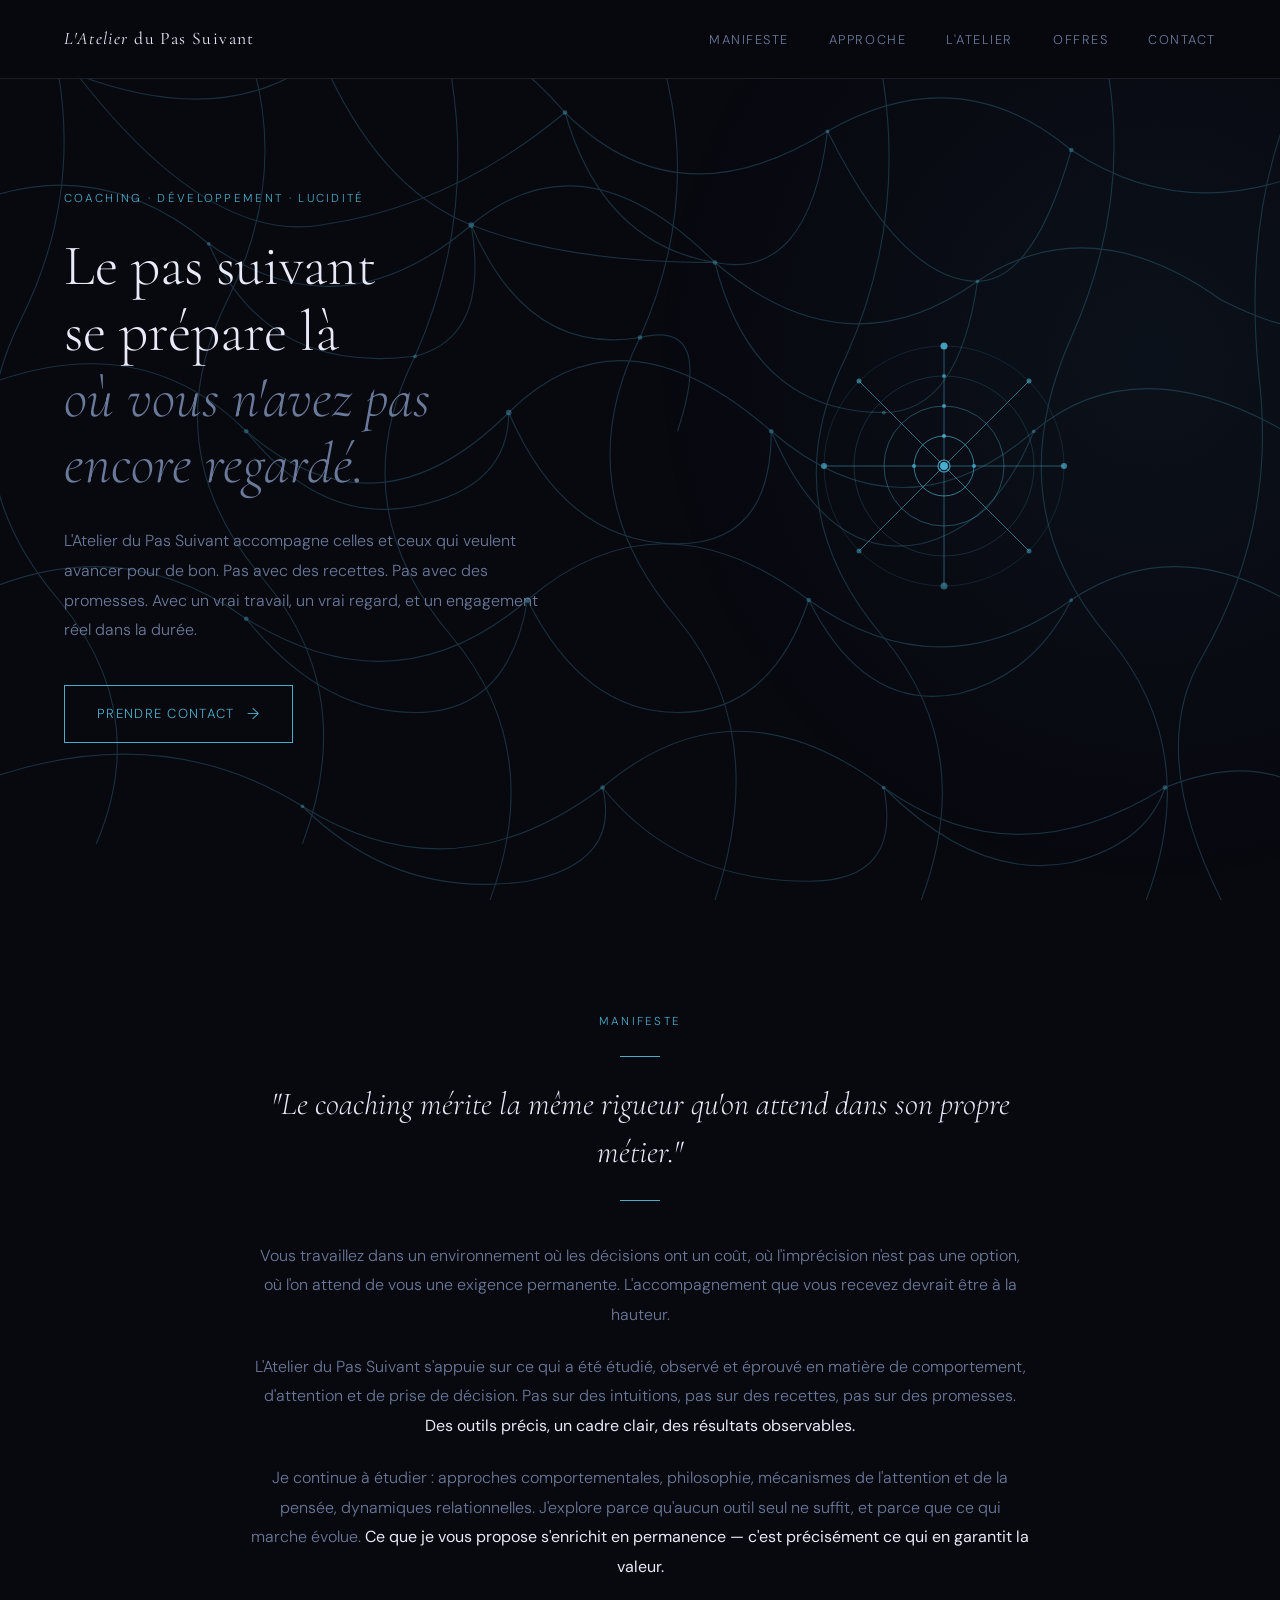
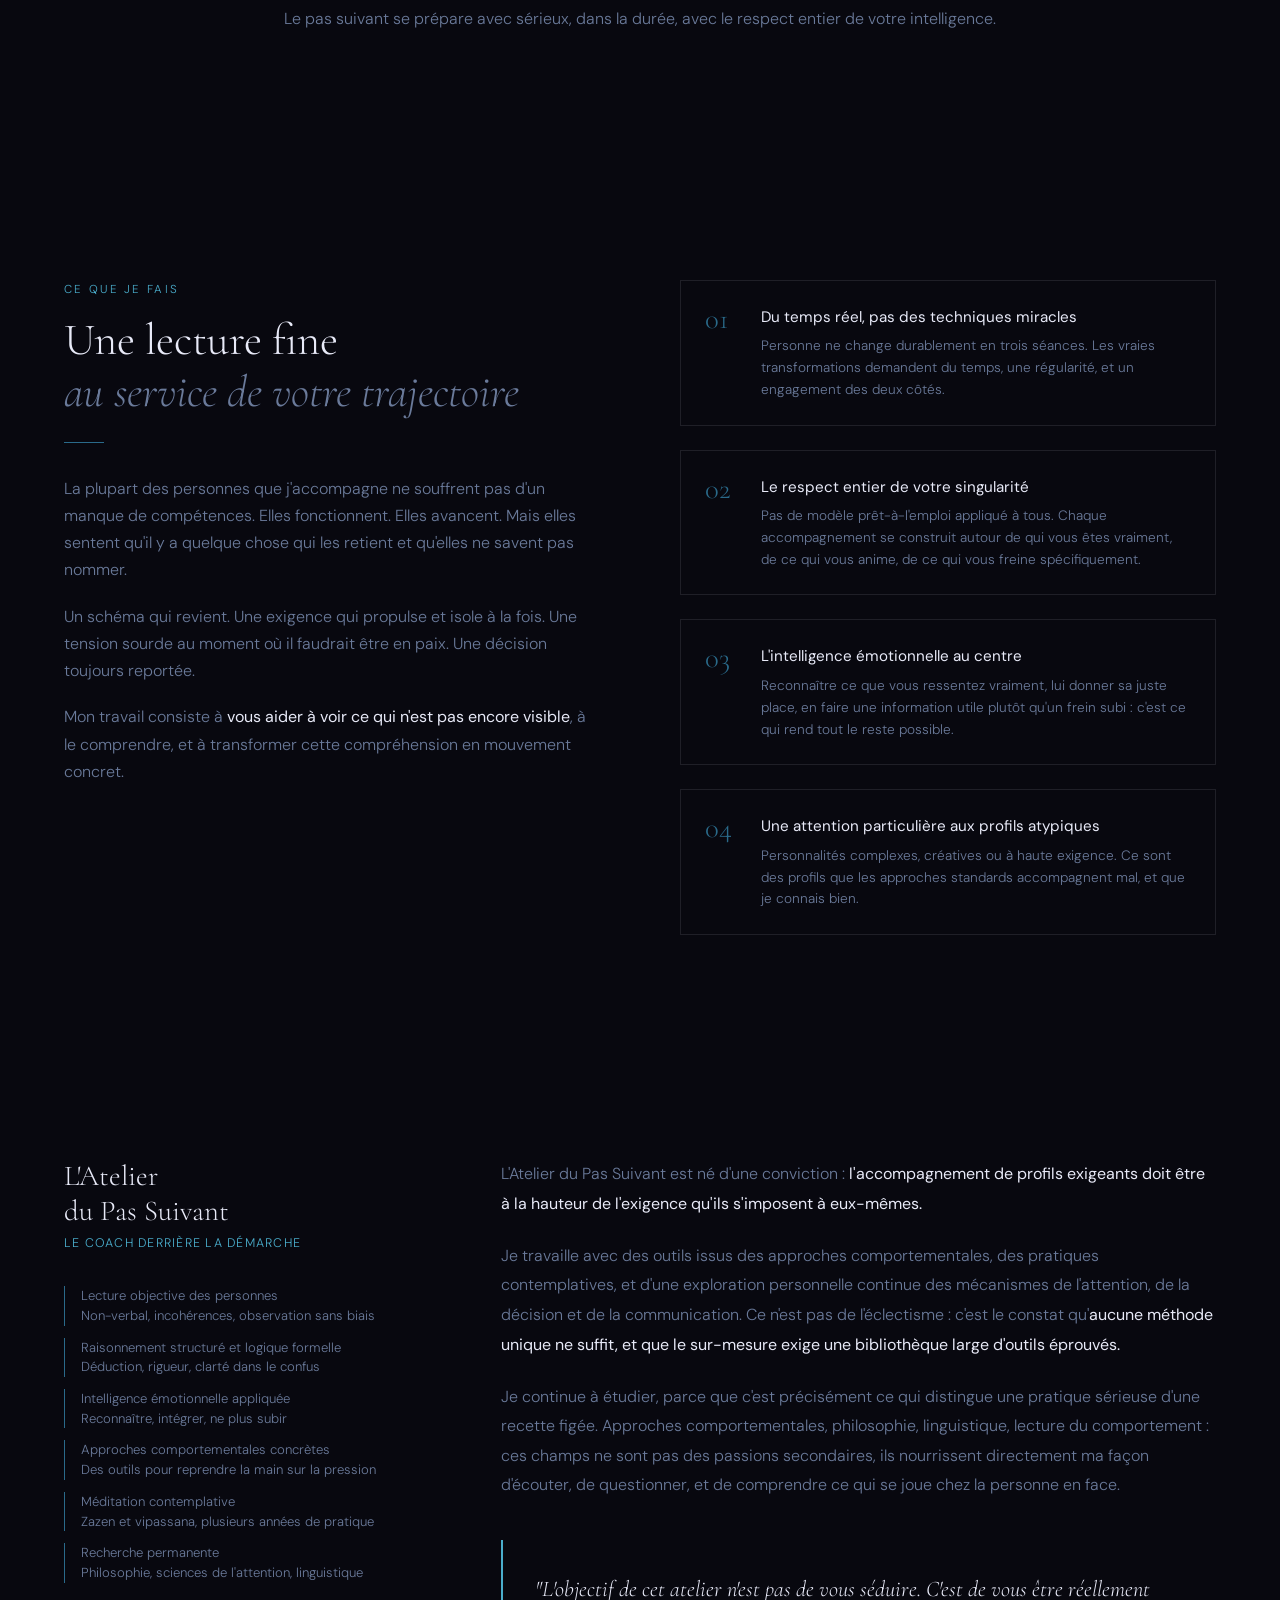
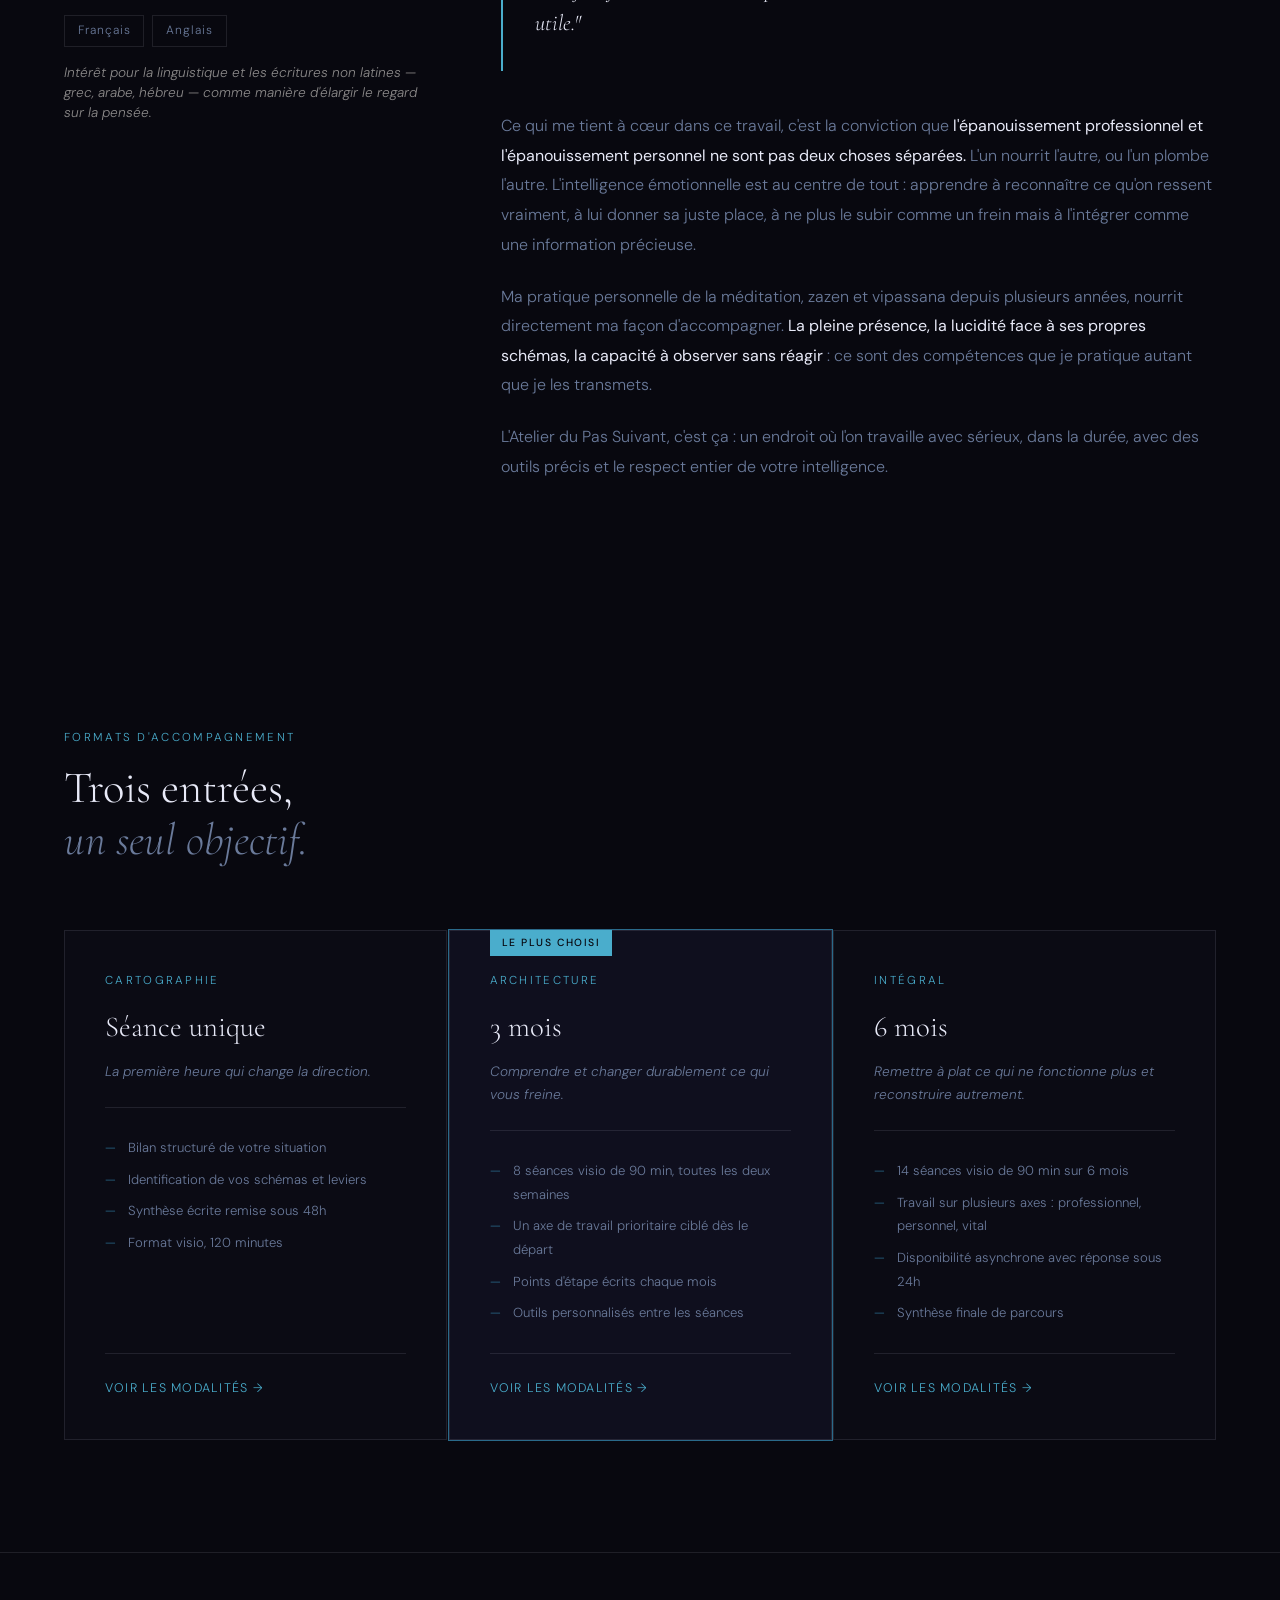
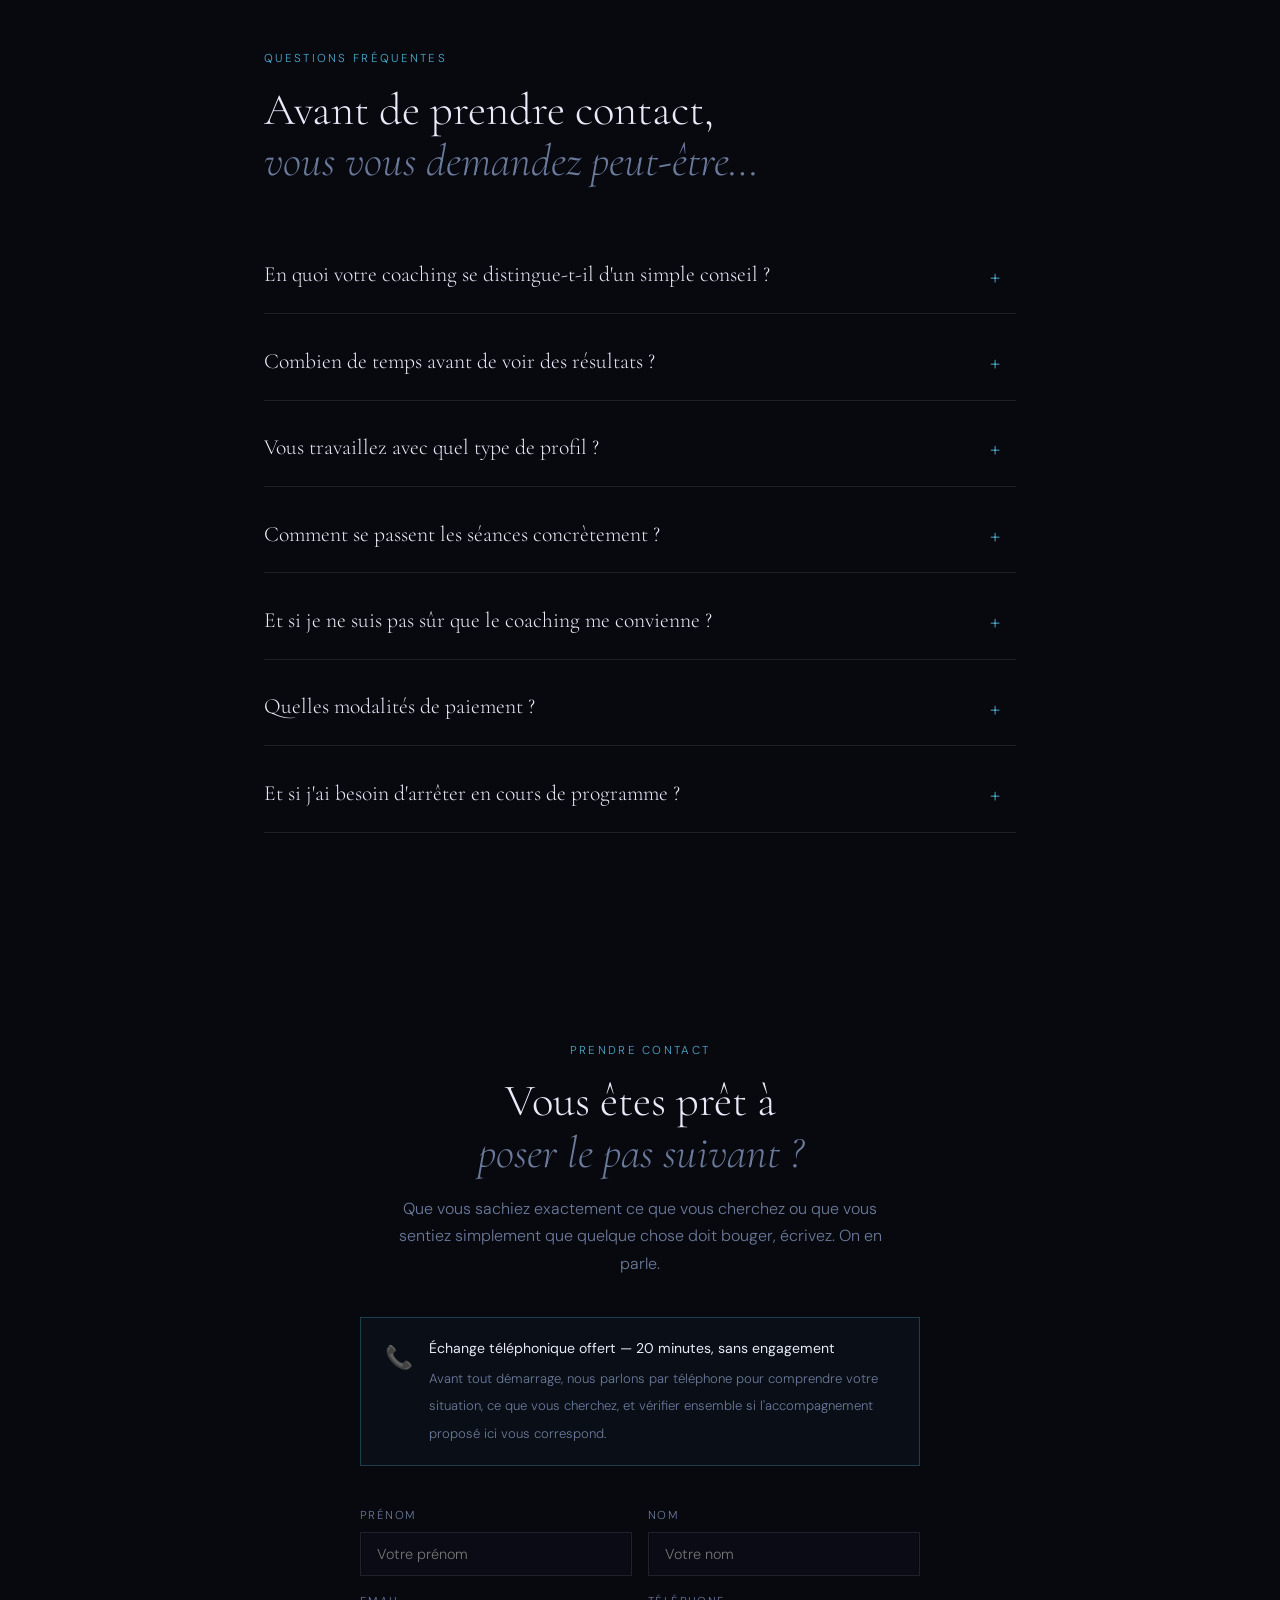
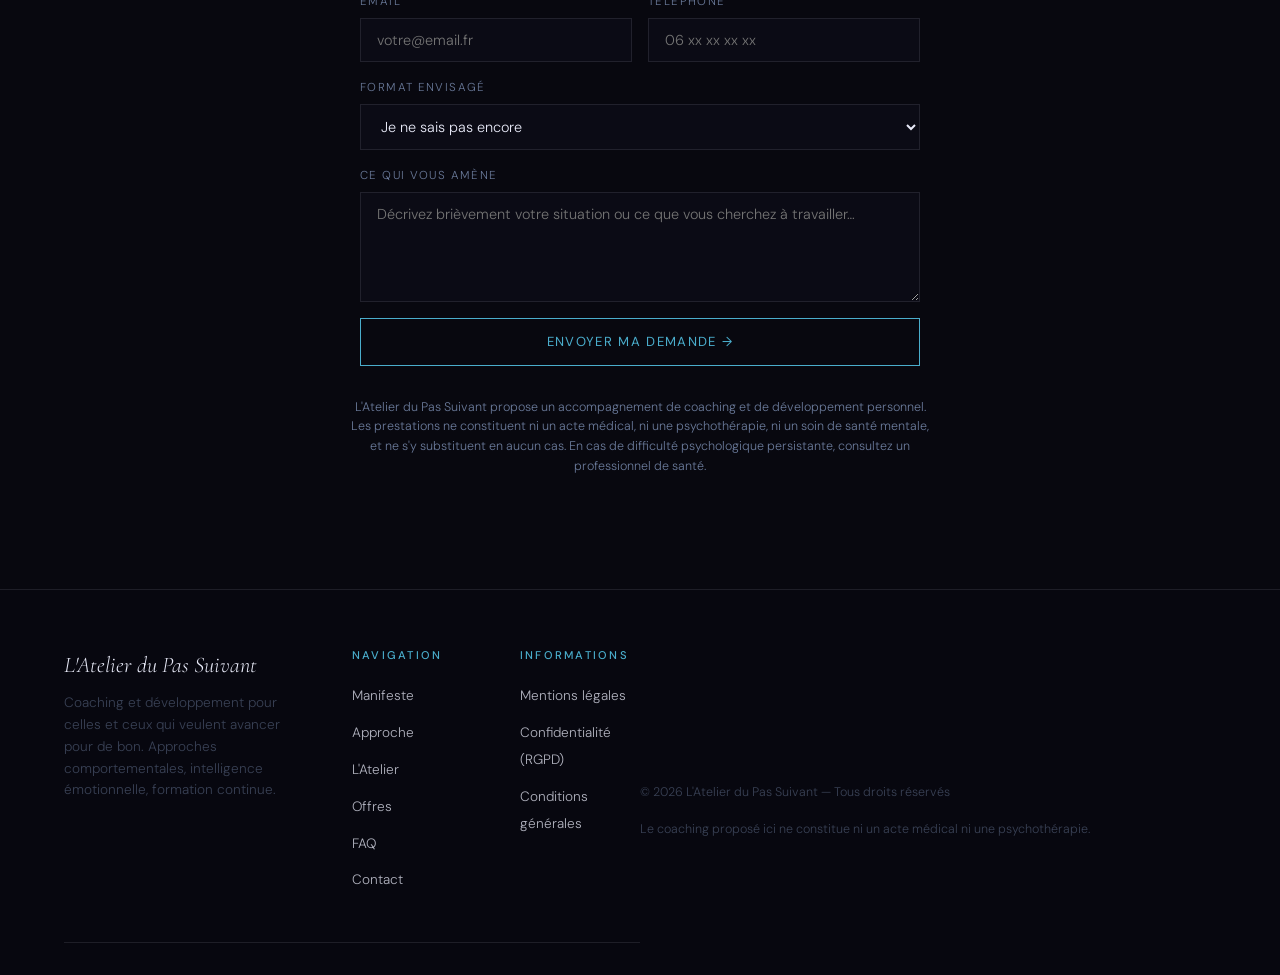
<file: index.html>
<!DOCTYPE html>
<html lang="fr">
<head>
<meta charset="UTF-8">
<meta name="viewport" content="width=device-width, initial-scale=1.0">
<meta name="google-site-verification" content="h9Bt3n3tCiEz8jQKOChytx7BB4w2GByHkAhukx6P0zg">
<script async src="https://www.googletagmanager.com/gtag/js?id=G-FEMMTYX44P"></script>
<script>window.dataLayer=window.dataLayer||[];function gtag(){dataLayer.push(arguments);}gtag('js',new Date());gtag('config','G-FEMMTYX44P');</script>
<title>L'Atelier du Pas Suivant — Coaching & Développement</title>
<meta name="description" content="L'Atelier du Pas Suivant accompagne cadres, dirigeants et professionnels exigeants dans leur développement. Sans recettes ni promesses faciles. Un vrai travail dans la durée.">
<meta name="keywords" content="coaching, développement personnel, performance, dirigeants, cadres, coaching en ligne, mentorat">
<meta name="robots" content="index, follow">
<link rel="canonical" href="https://atelier-du-pas-suivant.fr">
<meta property="og:type" content="website">
<meta property="og:url" content="https://atelier-du-pas-suivant.fr">
<meta property="og:title" content="L'Atelier du Pas Suivant">
<meta property="og:description" content="Coaching et développement sans recettes ni promesses faciles. Un vrai travail dans la durée.">
<meta property="og:locale" content="fr_FR">
<link rel="preconnect" href="https://fonts.googleapis.com">
<link href="https://fonts.googleapis.com/css2?family=Cormorant+Garamond:ital,wght@0,300;0,400;0,600;1,300;1,400&family=DM+Sans:wght@300;400;500&display=swap" rel="stylesheet">
<style>
*,*::before,*::after{box-sizing:border-box;margin:0;padding:0}
:root{
  --bg:#08080F;--bg2:#0E0E1A;--bg3:#141428;
  --cream:#E8EAF8;--cream-dim:#6A7A9A;
  --gold:#4AADCC;--gold-dim:#2A6A8A;
  --border:rgba(232,234,248,0.1);--border-gold:rgba(74,173,204,0.3)
}
html{scroll-behavior:smooth;background:#08080F !important}
body{background:#08080F !important;color:var(--cream);font-family:'DM Sans',sans-serif;font-weight:300;font-size:16px;line-height:1.7;-webkit-font-smoothing:antialiased}
.neural-bg{position:fixed;top:0;left:0;width:100vw;height:100vh;pointer-events:none;z-index:0;background:transparent !important}
nav,section,footer{position:relative;z-index:1;background:transparent}
.modal-overlay{position:fixed;z-index:1000}

nav{position:fixed;top:0;left:0;right:0;z-index:100;display:flex;align-items:center;justify-content:space-between;padding:1.5rem 4rem;background:rgba(8,8,15,0.92);backdrop-filter:blur(12px);border-bottom:0.5px solid var(--border)}
.nav-logo{font-family:'Cormorant Garamond',serif;font-size:1.1rem;font-weight:400;letter-spacing:0.08em;color:var(--cream);text-decoration:none;font-style:italic}
.nav-logo strong{font-style:normal;font-weight:400}
.nav-links{display:flex;gap:2.5rem;list-style:none}
.nav-links a{font-size:0.8rem;letter-spacing:0.12em;text-transform:uppercase;color:var(--cream-dim);text-decoration:none;transition:color 0.2s}
.nav-links a:hover{color:var(--cream)}

.hero{min-height:100vh;display:flex;align-items:center;padding:8rem 4rem 6rem;position:relative;overflow:hidden}
.hero::before{content:'';position:absolute;top:0;right:0;width:50%;height:100%;background:radial-gradient(ellipse at 80% 40%,rgba(74,173,204,0.06) 0%,transparent 70%);pointer-events:none}
.hero-grid{display:grid;grid-template-columns:1fr 1fr;gap:4rem;max-width:1200px;margin:0 auto;width:100%}
.hero-left{display:flex;flex-direction:column;justify-content:center}
.hero-tag{font-size:0.72rem;letter-spacing:0.2em;text-transform:uppercase;color:var(--gold);margin-bottom:1.5rem}
.hero-title{font-family:'Cormorant Garamond',serif;font-size:clamp(2.6rem,4.5vw,3.8rem);font-weight:300;line-height:1.15;color:var(--cream);margin-bottom:1.8rem}
.hero-title em{font-style:italic;font-weight:300;color:var(--cream-dim)}
.hero-sub{font-size:1rem;color:var(--cream-dim);max-width:480px;margin-bottom:2.5rem;line-height:1.85}
.hero-cta{display:inline-flex;align-items:center;gap:0.75rem;padding:0.9rem 2rem;border:0.5px solid var(--gold);color:var(--gold);text-decoration:none;font-size:0.82rem;letter-spacing:0.1em;text-transform:uppercase;transition:all 0.25s;align-self:flex-start}
.hero-cta:hover{background:var(--gold);color:var(--bg)}
.hero-cta-arrow{font-size:1rem;transition:transform 0.2s}
.hero-cta:hover .hero-cta-arrow{transform:translateX(4px)}

section{padding:7rem 4rem}
.container{max-width:1200px;margin:0 auto}
.section-tag{font-size:0.72rem;letter-spacing:0.2em;text-transform:uppercase;color:var(--gold);margin-bottom:1rem;display:block}
.section-title{font-family:'Cormorant Garamond',serif;font-size:clamp(2rem,3.5vw,3rem);font-weight:300;line-height:1.15;color:var(--cream);margin-bottom:1.5rem}
.section-title em{font-style:italic;color:var(--cream-dim)}
.sep{width:40px;height:0.5px;background:var(--gold-dim);margin:0 0 2rem}

/* MANIFESTE (différenciateur charlatan) */
.manifeste{padding:7rem 4rem}
.manifeste-container{max-width:780px;margin:0 auto;text-align:center}
.manifeste-quote{
  font-family:'Cormorant Garamond',serif;
  font-size:clamp(1.6rem,2.5vw,2.1rem);
  font-style:italic;
  line-height:1.5;
  color:var(--cream);
  margin-bottom:2.5rem;
  padding:0 1rem;
}
.manifeste-quote::before, .manifeste-quote::after{
  content:'';
  display:block;
  width:40px;
  height:0.5px;
  background:var(--gold);
  margin:1.5rem auto;
}
.manifeste-text{
  font-size:1rem;
  color:var(--cream-dim);
  line-height:1.85;
  margin-bottom:1.4rem;
}
.manifeste-text strong{color:var(--cream);font-weight:400}

.approche-grid{display:grid;grid-template-columns:1fr 1fr;gap:5rem;align-items:start}
.approche-text p{color:var(--cream-dim);margin-bottom:1.2rem;font-size:1rem}
.approche-text p strong{color:var(--cream);font-weight:400}
.pillars{display:flex;flex-direction:column;gap:1.5rem}
.pillar{display:flex;gap:1.5rem;padding:1.5rem;border:0.5px solid var(--border)}
.pillar-num{font-family:'Cormorant Garamond',serif;font-size:1.8rem;font-weight:300;color:var(--gold-dim);min-width:2rem;line-height:1}
.pillar-content h4{font-weight:400;font-size:0.95rem;color:var(--cream);margin-bottom:0.3rem}
.pillar-content p{font-size:0.85rem;color:var(--cream-dim);line-height:1.6}

.offres-grid{display:grid;grid-template-columns:repeat(3,1fr);gap:1.5px;margin-top:4rem}
.offre{background:rgba(14,14,26,0.5);padding:2.5rem;position:relative;display:flex;flex-direction:column;transition:background 0.3s;cursor:pointer;border:0.5px solid var(--border)}
.offre:hover{background:rgba(20,20,40,0.7)}
.offre.featured{background:rgba(20,20,40,0.6);outline:0.5px solid var(--gold-dim)}
.offre-badge{position:absolute;top:-1px;left:2.5rem;background:var(--gold);color:var(--bg);font-size:0.65rem;letter-spacing:0.15em;text-transform:uppercase;padding:0.25rem 0.75rem;font-weight:500}
.offre-name{font-size:0.72rem;letter-spacing:0.2em;text-transform:uppercase;color:var(--gold);margin-bottom:0.75rem}
.offre-title{font-family:'Cormorant Garamond',serif;font-size:1.8rem;font-weight:300;color:var(--cream);margin-bottom:0.5rem}
.offre-tagline{font-size:0.85rem;color:var(--cream-dim);font-style:italic;margin-bottom:1.5rem;padding-bottom:1.5rem;border-bottom:0.5px solid var(--border)}
.offre-details{font-size:0.82rem;color:var(--cream-dim);margin-bottom:1.5rem;line-height:1.8;flex:1}
.offre-details li{list-style:none;padding:0.25rem 0;display:flex;gap:0.75rem;align-items:flex-start}
.offre-details li::before{content:'—';color:var(--gold-dim);flex-shrink:0}
.offre-discover{margin-top:auto;font-size:0.78rem;letter-spacing:0.1em;text-transform:uppercase;color:var(--gold);display:flex;align-items:center;gap:0.5rem;padding-top:1.5rem;border-top:0.5px solid var(--border)}

.modal-overlay{display:none;position:fixed;top:0;left:0;right:0;bottom:0;background:rgba(8,8,15,0.88);backdrop-filter:blur(8px);z-index:1000;align-items:center;justify-content:center;padding:2rem;overflow-y:auto}
.modal-overlay.open{display:flex}
.modal{background:var(--bg2);border:0.5px solid var(--border-gold);max-width:580px;width:100%;padding:3rem;position:relative;animation:modalIn 0.25s ease;margin:auto}
@keyframes modalIn{from{opacity:0;transform:translateY(16px)}to{opacity:1;transform:translateY(0)}}
.modal-close{position:absolute;top:1.2rem;right:1.5rem;background:none;border:none;color:var(--cream-dim);font-size:1.4rem;cursor:pointer;line-height:1;transition:color 0.2s}
.modal-close:hover{color:var(--cream)}
.modal-tag{font-size:0.7rem;letter-spacing:0.2em;text-transform:uppercase;color:var(--gold);margin-bottom:0.5rem;display:block}
.modal-title{font-family:'Cormorant Garamond',serif;font-size:2rem;font-weight:300;color:var(--cream);margin-bottom:0.4rem}
.modal-tagline{font-size:0.88rem;color:var(--cream-dim);font-style:italic;margin-bottom:1.5rem;padding-bottom:1.5rem;border-bottom:0.5px solid var(--border)}
.modal-desc{font-size:0.9rem;color:var(--cream-dim);line-height:1.8;margin-bottom:1.5rem}
.modal-details{margin-bottom:1.5rem}
.modal-details li{list-style:none;padding:0.3rem 0;font-size:0.85rem;color:var(--cream-dim);display:flex;gap:0.75rem}
.modal-details li::before{content:'—';color:var(--gold);flex-shrink:0}
.modal-price-block{padding:1.5rem;border:0.5px solid var(--border-gold);background:rgba(74,173,204,0.04);margin-bottom:1.5rem}
.modal-price{font-family:'Cormorant Garamond',serif;font-size:2.4rem;font-weight:300;color:var(--cream);display:block;margin-bottom:0.3rem}
.modal-price-sub{font-size:0.8rem;color:var(--cream-dim);margin-bottom:1rem;display:block}
.modal-payment{font-size:0.82rem;color:var(--cream-dim);line-height:1.7}
.modal-payment strong{color:var(--cream);font-weight:400}
.modal-cta{display:block;text-align:center;padding:0.9rem 2rem;border:0.5px solid var(--gold);color:var(--gold);text-decoration:none;font-size:0.82rem;letter-spacing:0.1em;text-transform:uppercase;transition:all 0.25s}
.modal-cta:hover{background:var(--gold);color:var(--bg)}

.about-grid{display:grid;grid-template-columns:1fr 2fr;gap:5rem;align-items:start}
.about-left{position:sticky;top:8rem}
.about-name{font-family:'Cormorant Garamond',serif;font-size:1.8rem;font-weight:300;color:var(--cream);margin-bottom:0.3rem;line-height:1.2}
.about-role{font-size:0.78rem;color:var(--gold);letter-spacing:0.1em;text-transform:uppercase;margin-bottom:2rem}
.about-credentials{display:flex;flex-direction:column;gap:0.75rem}
.credential{font-size:0.82rem;color:var(--cream-dim);padding-left:1rem;border-left:1px solid var(--gold-dim);line-height:1.5}
.about-right p{color:var(--cream-dim);margin-bottom:1.4rem;font-size:1rem;line-height:1.85}
.about-right p strong{color:var(--cream);font-weight:400}
.quote{font-family:'Cormorant Garamond',serif;font-size:1.4rem;font-weight:300;font-style:italic;color:var(--cream);line-height:1.5;padding:2rem;border-left:2px solid var(--gold);margin:2.5rem 0}
.langs{display:flex;flex-wrap:wrap;gap:0.5rem;margin-top:2rem}
.lang-tag{font-size:0.75rem;letter-spacing:0.08em;padding:0.3rem 0.8rem;border:0.5px solid var(--border);color:var(--cream-dim)}

.contact{text-align:center}
.contact .section-title{margin-bottom:1rem}
.contact-sub{color:var(--cream-dim);font-size:1rem;max-width:520px;margin:0 auto 2.5rem}
.contact-disclaimer{font-size:0.78rem;color:var(--cream-dim);opacity:0.6;max-width:580px;margin:2rem auto 0;line-height:1.6}
.free-call-banner{max-width:560px;margin:0 auto 2rem;padding:1.2rem 1.5rem;border:0.5px solid var(--border-gold);background:rgba(74,173,204,0.04);display:flex;gap:1rem;align-items:flex-start;text-align:left}
.free-call-icon{font-size:1.4rem;flex-shrink:0;margin-top:0.1rem}
.free-call-text strong{display:block;font-size:0.88rem;color:var(--cream);font-weight:400;margin-bottom:0.2rem}
.free-call-text span{font-size:0.82rem;color:var(--cream-dim)}
.contact-form{max-width:560px;margin:2.5rem auto 0;text-align:left}
.form-grid{display:grid;grid-template-columns:1fr 1fr;gap:1rem;margin-bottom:1rem}
.form-field{display:flex;flex-direction:column;gap:0.4rem}
.form-field.full{grid-column:1/-1}
.form-field label{font-size:0.72rem;letter-spacing:0.12em;text-transform:uppercase;color:var(--cream-dim)}
.form-field input,.form-field textarea,.form-field select{background:rgba(14,14,26,0.6);border:0.5px solid var(--border);color:var(--cream);font-family:'DM Sans',sans-serif;font-size:0.9rem;font-weight:300;padding:0.75rem 1rem;outline:none;transition:border-color 0.2s;width:100%}
.form-field input:focus,.form-field textarea:focus,.form-field select:focus{border-color:var(--gold)}
.form-field textarea{resize:vertical;min-height:110px}
.form-field select option{background:var(--bg2);color:var(--cream)}
.form-submit{display:flex;align-items:center;justify-content:center;gap:0.75rem;padding:0.9rem 2rem;border:0.5px solid var(--gold);background:transparent;color:var(--gold);font-family:'DM Sans',sans-serif;font-size:0.82rem;letter-spacing:0.1em;text-transform:uppercase;cursor:pointer;transition:all 0.25s;margin-top:1rem;width:100%}
.form-submit:hover{background:var(--gold);color:var(--bg)}
.form-success{display:none;text-align:center;padding:2rem;border:0.5px solid var(--gold-dim);color:var(--cream-dim);font-size:0.9rem;margin-top:1rem}

footer{padding:2rem 4rem;border-top:0.5px solid var(--border);display:flex;justify-content:space-between;align-items:center}
footer p{font-size:0.78rem;color:var(--cream-dim);opacity:0.5}

@media(max-width:900px){
  nav{padding:1.2rem 1.5rem}
  .nav-links{display:none}
  .nav-logo{font-size:0.95rem}
  section{padding:5rem 2rem}
  .hero{padding:7rem 2rem 5rem}
  .manifeste{padding:5rem 2rem}
  .hero-grid,.approche-grid,.about-grid{grid-template-columns:1fr;gap:3rem}
  .offres-grid{grid-template-columns:1fr}
  .about-left{position:static}
  footer{flex-direction:column;gap:1rem;text-align:center}
  .modal{padding:2rem}
}
.fade-in{opacity:0;transform:translateY(20px);transition:opacity 0.7s ease,transform 0.7s ease}
.fade-in.visible{opacity:1;transform:translateY(0)}

/* FAQ */
.faq-list{display:flex;flex-direction:column;gap:0.5rem}
.faq-item{border-bottom:0.5px solid var(--border);padding:1.3rem 0;transition:border-color 0.2s}
.faq-item:hover{border-bottom-color:var(--border-gold)}
.faq-item summary{cursor:pointer;font-family:'Cormorant Garamond',serif;font-size:1.35rem;font-weight:300;color:var(--cream);list-style:none;display:flex;justify-content:space-between;align-items:center;line-height:1.4;padding-right:1rem}
.faq-item summary::-webkit-details-marker{display:none}
.faq-item summary::after{content:"+";font-size:1.6rem;color:var(--gold);font-weight:300;transition:transform 0.25s;flex-shrink:0;margin-left:1rem}
.faq-item[open] summary::after{transform:rotate(45deg)}
.faq-item[open] summary{color:var(--gold);margin-bottom:0.8rem}
.faq-answer{padding:0.5rem 0 0.3rem;color:var(--cream);opacity:0.85}
.faq-answer p{margin-bottom:0.9rem;font-size:0.95rem;line-height:1.7}
.faq-answer p:last-child{margin-bottom:0}

/* FOOTER ENRICHED */
footer{padding:3.5rem 4rem 2rem;border-top:0.5px solid var(--border);background:rgba(8,8,15,0.6)}
.footer-grid{display:grid;grid-template-columns:2fr 1fr 1fr;gap:3rem;max-width:1200px;margin:0 auto;padding-bottom:2.5rem;border-bottom:0.5px solid var(--border)}
.footer-brand{font-family:'Cormorant Garamond',serif;font-size:1.4rem;color:var(--cream);font-style:italic;margin-bottom:0.5rem}
.footer-tagline{font-size:0.85rem;color:var(--cream-dim);max-width:340px;line-height:1.6}
.footer-col h4{font-size:0.7rem;letter-spacing:0.2em;text-transform:uppercase;color:var(--gold);margin-bottom:1rem;font-weight:500}
.footer-col ul{list-style:none;padding:0;margin:0}
.footer-col li{margin-bottom:0.6rem}
.footer-col a{color:var(--cream);text-decoration:none;font-size:0.85rem;transition:color 0.2s;opacity:0.75}
.footer-col a:hover{color:var(--gold);opacity:1}
.footer-bottom{display:flex;justify-content:space-between;align-items:center;max-width:1200px;margin:2rem auto 0;font-size:0.75rem;color:var(--cream-dim);flex-wrap:wrap;gap:1rem}
.footer-bottom p{margin:0}
@media(max-width:768px){
  .footer-grid{grid-template-columns:1fr;gap:2rem}
  footer{padding:3rem 1.5rem 1.5rem}
  .footer-bottom{flex-direction:column;text-align:center}
}
</style>
</head>
<body style="background:#08080F;">

<svg class="neural-bg" viewBox="0 0 1440 960" preserveAspectRatio="xMidYMid slice" xmlns="http://www.w3.org/2000/svg">
  <g fill="none" stroke="#4AADCC" stroke-width="1.2" opacity="0.25">
    <path d="M120 80 Q280 140 380 60 Q520 -20 640 120 Q760 240 920 140 Q1060 60 1180 160 Q1300 240 1440 180"/>
    <path d="M0 220 Q140 160 260 260 Q400 360 540 240 Q660 140 800 280 Q940 400 1080 300 Q1200 220 1340 320 Q1440 370 1440 330"/>
    <path d="M0 420 Q180 340 300 460 Q440 580 580 440 Q700 320 860 460 Q1000 580 1140 460 Q1260 360 1440 480"/>
    <path d="M0 640 Q160 560 300 660 Q460 760 600 640 Q740 520 900 640 Q1040 740 1180 640 Q1300 560 1440 660"/>
    <path d="M0 840 Q200 760 360 860 Q520 960 680 840 Q820 720 980 840 Q1120 940 1280 840 Q1380 800 1440 850"/>
    <path d="M80 0 Q140 180 60 340 Q-20 500 100 640 Q200 760 140 900"/>
    <path d="M280 0 Q360 160 280 320 Q200 480 320 620 Q420 740 360 900"/>
    <path d="M500 0 Q560 200 480 380 Q400 540 520 680 Q620 800 560 960"/>
    <path d="M720 0 Q800 180 720 360 Q640 520 760 660 Q860 780 800 960"/>
    <path d="M960 0 Q1020 200 940 380 Q860 540 980 680 Q1080 800 1020 960"/>
    <path d="M1200 0 Q1260 180 1180 360 Q1100 540 1220 680 Q1320 800 1260 960"/>
    <path d="M1440 60 Q1360 200 1380 400 Q1400 560 1320 700 Q1260 800 1340 960"/>
    <path d="M120 80 Q260 260 380 240 Q520 220 640 120"/>
    <path d="M380 60 Q440 200 540 240 Q640 280 800 280"/>
    <path d="M640 120 Q680 260 800 280 Q900 300 920 140"/>
    <path d="M260 260 Q320 400 480 380 Q560 360 540 240"/>
    <path d="M540 240 Q600 380 720 360 Q800 340 760 460"/>
    <path d="M800 280 Q840 440 980 440 Q1060 440 1080 300"/>
    <path d="M920 140 Q1000 300 1080 300 Q1140 300 1180 160"/>
    <path d="M300 460 Q380 560 480 540 Q580 520 580 440"/>
    <path d="M580 440 Q640 580 760 580 Q860 580 860 460"/>
    <path d="M860 460 Q920 600 1020 580 Q1100 560 1140 460"/>
    <path d="M300 660 Q380 760 480 760 Q580 760 600 640"/>
    <path d="M600 640 Q660 760 760 760 Q860 760 900 640"/>
    <path d="M900 640 Q960 760 1060 740 Q1140 720 1180 640"/>
    <path d="M360 860 Q460 960 600 940 Q700 920 680 840"/>
    <path d="M680 840 Q760 940 900 940 Q1000 940 980 840"/>
    <path d="M980 840 Q1080 940 1180 920 Q1260 900 1280 840"/>
  </g>
  <g fill="#4AADCC" opacity="0.40">
    <circle cx="120" cy="80" r="2.5"/><circle cx="380" cy="60" r="2"/><circle cx="640" cy="120" r="2.5"/>
    <circle cx="920" cy="140" r="2"/><circle cx="1180" cy="160" r="2.5"/><circle cx="260" cy="260" r="2"/>
    <circle cx="540" cy="240" r="3"/><circle cx="800" cy="280" r="2.5"/><circle cx="1080" cy="300" r="2"/>
    <circle cx="300" cy="460" r="2.5"/><circle cx="580" cy="440" r="3"/><circle cx="860" cy="460" r="2.5"/>
    <circle cx="1140" cy="460" r="2"/><circle cx="480" cy="380" r="2"/><circle cx="720" cy="360" r="2.5"/>
    <circle cx="980" cy="440" r="2"/><circle cx="300" cy="660" r="2.5"/><circle cx="600" cy="640" r="3"/>
    <circle cx="900" cy="640" r="2.5"/><circle cx="1180" cy="640" r="2"/><circle cx="360" cy="860" r="2"/>
    <circle cx="680" cy="840" r="2.5"/><circle cx="980" cy="840" r="2"/><circle cx="1280" cy="840" r="2.5"/>
  </g>
</svg>

<nav>
  <a href="#" class="nav-logo"><em>L'Atelier</em> <strong>du Pas Suivant</strong></a>
  <ul class="nav-links">
    <li><a href="#manifeste">Manifeste</a></li>
    <li><a href="#approche">Approche</a></li>
    <li><a href="#atelier">L'Atelier</a></li>
    <li><a href="#offres">Offres</a></li>
    <li><a href="#contact">Contact</a></li>
  </ul>
</nav>

<section class="hero">
  <div class="hero-grid">
    <div class="hero-left fade-in">
      <span class="hero-tag">Coaching · Développement · Lucidité</span>
      <h1 class="hero-title">Le pas suivant<br>se prépare là<br><em>où vous n'avez pas<br>encore regardé.</em></h1>
      <p class="hero-sub">L'Atelier du Pas Suivant accompagne celles et ceux qui veulent avancer pour de bon. Pas avec des recettes. Pas avec des promesses. Avec un vrai travail, un vrai regard, et un engagement réel dans la durée.</p>
      <a href="#contact" class="hero-cta">Prendre contact <span class="hero-cta-arrow">→</span></a>
    </div>
    <div class="fade-in" style="transition-delay:0.2s;display:flex;align-items:center;justify-content:center;position:relative;min-height:400px;">
      <svg viewBox="0 0 300 300" width="300" height="300" style="position:relative;z-index:1;" xmlns="http://www.w3.org/2000/svg">
        <g fill="none" stroke="#4AADCC" opacity="0.85">
          <circle cx="150" cy="150" r="120" stroke-width="0.6" opacity="0.3"/>
          <circle cx="150" cy="150" r="90" stroke-width="0.6" opacity="0.4"/>
          <circle cx="150" cy="150" r="60" stroke-width="0.8" opacity="0.6"/>
          <circle cx="150" cy="150" r="30" stroke-width="1" opacity="0.8"/>
          <circle cx="150" cy="150" r="6" stroke-width="1.2"/>
        </g>
        <g fill="none" stroke="#4AADCC" stroke-width="0.8" opacity="0.6">
          <line x1="150" y1="30" x2="150" y2="270"/>
          <line x1="30" y1="150" x2="270" y2="150"/>
          <line x1="65" y1="65" x2="235" y2="235"/>
          <line x1="235" y1="65" x2="65" y2="235"/>
        </g>
        <g fill="#4AADCC">
          <circle cx="150" cy="30" r="3.5" opacity="0.9"/>
          <circle cx="150" cy="270" r="3.5" opacity="0.5"/>
          <circle cx="30" cy="150" r="3" opacity="0.7"/>
          <circle cx="270" cy="150" r="3" opacity="0.7"/>
          <circle cx="65" cy="65" r="2.5" opacity="0.6"/>
          <circle cx="235" cy="65" r="2.5" opacity="0.6"/>
          <circle cx="65" cy="235" r="2.5" opacity="0.5"/>
          <circle cx="235" cy="235" r="2.5" opacity="0.5"/>
          <circle cx="150" cy="60" r="2" opacity="0.7"/>
          <circle cx="150" cy="90" r="2" opacity="0.8"/>
          <circle cx="150" cy="120" r="2" opacity="0.9"/>
          <circle cx="150" cy="150" r="4"/>
          <circle cx="180" cy="150" r="2" opacity="0.8"/>
          <circle cx="120" cy="150" r="2" opacity="0.8"/>
        </g>
        <g fill="none" stroke="#4AADCC" stroke-width="0.5" opacity="0.4">
          <path d="M150 150 Q200 100 235 65"/>
          <path d="M150 150 Q100 100 65 65"/>
          <path d="M150 150 Q200 200 235 235"/>
          <path d="M150 150 Q100 200 65 235"/>
        </g>
      </svg>
    </div>
  </div>
</section>

<!-- MANIFESTE -->
<section class="manifeste" id="manifeste">
  <div class="manifeste-container fade-in">
    <span class="section-tag">Manifeste</span>
    <div class="manifeste-quote">
      "Le coaching mérite la même rigueur qu'on attend dans son propre métier."
    </div>
    <p class="manifeste-text">
      Vous travaillez dans un environnement où les décisions ont un coût, où l'imprécision n'est pas une option, où l'on attend de vous une exigence permanente. L'accompagnement que vous recevez devrait être à la hauteur.
    </p>
    <p class="manifeste-text">
      L'Atelier du Pas Suivant s'appuie sur ce qui a été étudié, observé et éprouvé en matière de comportement, d'attention et de prise de décision. Pas sur des intuitions, pas sur des recettes, pas sur des promesses. <strong>Des outils précis, un cadre clair, des résultats observables.</strong>
    </p>
    <p class="manifeste-text">
      Je continue à étudier : approches comportementales, philosophie, mécanismes de l'attention et de la pensée, dynamiques relationnelles. J'explore parce qu'aucun outil seul ne suffit, et parce que ce qui marche évolue. <strong>Ce que je vous propose s'enrichit en permanence — c'est précisément ce qui en garantit la valeur.</strong>
    </p>
    <p class="manifeste-text">
      Le pas suivant se prépare avec sérieux, dans la durée, avec le respect entier de votre intelligence.
    </p>
  </div>
</section>

<!-- APPROCHE -->
<section id="approche">
  <div class="container">
    <div class="approche-grid">
      <div class="fade-in">
        <span class="section-tag">Ce que je fais</span>
        <h2 class="section-title">Une lecture fine<br><em>au service de votre trajectoire</em></h2>
        <div class="sep"></div>
        <div class="approche-text">
          <p>La plupart des personnes que j'accompagne ne souffrent pas d'un manque de compétences. Elles fonctionnent. Elles avancent. Mais elles sentent qu'il y a quelque chose qui les retient et qu'elles ne savent pas nommer.</p>
          <p>Un schéma qui revient. Une exigence qui propulse et isole à la fois. Une tension sourde au moment où il faudrait être en paix. Une décision toujours reportée.</p>
          <p>Mon travail consiste à <strong>vous aider à voir ce qui n'est pas encore visible</strong>, à le comprendre, et à transformer cette compréhension en mouvement concret.</p>
        </div>
      </div>
      <div class="pillars fade-in" style="transition-delay:0.15s">
        <div class="pillar">
          <span class="pillar-num">01</span>
          <div class="pillar-content">
            <h4>Du temps réel, pas des techniques miracles</h4>
            <p>Personne ne change durablement en trois séances. Les vraies transformations demandent du temps, une régularité, et un engagement des deux côtés.</p>
          </div>
        </div>
        <div class="pillar">
          <span class="pillar-num">02</span>
          <div class="pillar-content">
            <h4>Le respect entier de votre singularité</h4>
            <p>Pas de modèle prêt-à-l'emploi appliqué à tous. Chaque accompagnement se construit autour de qui vous êtes vraiment, de ce qui vous anime, de ce qui vous freine spécifiquement.</p>
          </div>
        </div>
        <div class="pillar">
          <span class="pillar-num">03</span>
          <div class="pillar-content">
            <h4>L'intelligence émotionnelle au centre</h4>
            <p>Reconnaître ce que vous ressentez vraiment, lui donner sa juste place, en faire une information utile plutôt qu'un frein subi : c'est ce qui rend tout le reste possible.</p>
          </div>
        </div>
        <div class="pillar">
          <span class="pillar-num">04</span>
          <div class="pillar-content">
            <h4>Une attention particulière aux profils atypiques</h4>
            <p>Personnalités complexes, créatives ou à haute exigence. Ce sont des profils que les approches standards accompagnent mal, et que je connais bien.</p>
          </div>
        </div>
      </div>
    </div>
  </div>
</section>

<!-- ATELIER (about) -->
<section id="atelier">
  <div class="container">
    <div class="about-grid">
      <div class="about-left fade-in">
        <div class="about-name">L'Atelier<br>du Pas Suivant</div>
        <div class="about-role">Le coach derrière la démarche</div>
        <div class="about-credentials">
          <div class="credential">Lecture objective des personnes<br>Non-verbal, incohérences, observation sans biais</div>
          <div class="credential">Raisonnement structuré et logique formelle<br>Déduction, rigueur, clarté dans le confus</div>
          <div class="credential">Intelligence émotionnelle appliquée<br>Reconnaître, intégrer, ne plus subir</div>
          <div class="credential">Approches comportementales concrètes<br>Des outils pour reprendre la main sur la pression</div>
          <div class="credential">Méditation contemplative<br>Zazen et vipassana, plusieurs années de pratique</div>
          <div class="credential">Recherche permanente<br>Philosophie, sciences de l'attention, linguistique</div>
        </div>
        <div class="langs" style="margin-top:2rem">
          <span class="lang-tag">Français</span>
          <span class="lang-tag">Anglais</span>
        </div>
        <div style="margin-top:1rem;font-size:0.85rem;color:rgba(245,242,237,0.55);font-style:italic;line-height:1.5">
          Intérêt pour la linguistique et les écritures non latines — grec, arabe, hébreu — comme manière d'élargir le regard sur la pensée.
        </div>
      </div>
      <div class="about-right fade-in" style="transition-delay:0.15s">
        <p>L'Atelier du Pas Suivant est né d'une conviction : <strong>l'accompagnement de profils exigeants doit être à la hauteur de l'exigence qu'ils s'imposent à eux-mêmes.</strong></p>
        <p>Je travaille avec des outils issus des approches comportementales, des pratiques contemplatives, et d'une exploration personnelle continue des mécanismes de l'attention, de la décision et de la communication. Ce n'est pas de l'éclectisme : c'est le constat qu'<strong>aucune méthode unique ne suffit, et que le sur-mesure exige une bibliothèque large d'outils éprouvés.</strong></p>
        <p>Je continue à étudier, parce que c'est précisément ce qui distingue une pratique sérieuse d'une recette figée. Approches comportementales, philosophie, linguistique, lecture du comportement : ces champs ne sont pas des passions secondaires, ils nourrissent directement ma façon d'écouter, de questionner, et de comprendre ce qui se joue chez la personne en face.</p>
        <div class="quote">"L'objectif de cet atelier n'est pas de vous séduire. C'est de vous être réellement utile."</div>
        <p>Ce qui me tient à cœur dans ce travail, c'est la conviction que <strong>l'épanouissement professionnel et l'épanouissement personnel ne sont pas deux choses séparées.</strong> L'un nourrit l'autre, ou l'un plombe l'autre. L'intelligence émotionnelle est au centre de tout : apprendre à reconnaître ce qu'on ressent vraiment, à lui donner sa juste place, à ne plus le subir comme un frein mais à l'intégrer comme une information précieuse.</p>
        <p>Ma pratique personnelle de la méditation, zazen et vipassana depuis plusieurs années, nourrit directement ma façon d'accompagner. <strong>La pleine présence, la lucidité face à ses propres schémas, la capacité à observer sans réagir</strong> : ce sont des compétences que je pratique autant que je les transmets.</p>
        <p>L'Atelier du Pas Suivant, c'est ça : un endroit où l'on travaille avec sérieux, dans la durée, avec des outils précis et le respect entier de votre intelligence.</p>
      </div>
    </div>
  </div>
</section>

<!-- OFFRES -->
<section id="offres">
  <div class="container">
    <div class="fade-in">
      <span class="section-tag">Formats d'accompagnement</span>
      <h2 class="section-title">Trois entrées,<br><em>un seul objectif.</em></h2>
    </div>
    <div class="offres-grid fade-in" style="transition-delay:0.1s">
      <div class="offre" onclick="openModal('cartographie')">
        <span class="offre-name">Cartographie</span>
        <div class="offre-title">Séance unique</div>
        <div class="offre-tagline">La première heure qui change la direction.</div>
        <ul class="offre-details">
          <li>Bilan structuré de votre situation</li>
          <li>Identification de vos schémas et leviers</li>
          <li>Synthèse écrite remise sous 48h</li>
          <li>Format visio, 120 minutes</li>
        </ul>
        <div class="offre-discover">Voir les modalités →</div>
      </div>
      <div class="offre featured" onclick="openModal('architecture')">
        <span class="offre-badge">Le plus choisi</span>
        <span class="offre-name">Architecture</span>
        <div class="offre-title">3 mois</div>
        <div class="offre-tagline">Comprendre et changer durablement ce qui vous freine.</div>
        <ul class="offre-details">
          <li>8 séances visio de 90 min, toutes les deux semaines</li>
          <li>Un axe de travail prioritaire ciblé dès le départ</li>
          <li>Points d'étape écrits chaque mois</li>
          <li>Outils personnalisés entre les séances</li>
        </ul>
        <div class="offre-discover">Voir les modalités →</div>
      </div>
      <div class="offre" onclick="openModal('integral')">
        <span class="offre-name">Intégral</span>
        <div class="offre-title">6 mois</div>
        <div class="offre-tagline">Remettre à plat ce qui ne fonctionne plus et reconstruire autrement.</div>
        <ul class="offre-details">
          <li>14 séances visio de 90 min sur 6 mois</li>
          <li>Travail sur plusieurs axes : professionnel, personnel, vital</li>
          <li>Disponibilité asynchrone avec réponse sous 24h</li>
          <li>Synthèse finale de parcours</li>
        </ul>
        <div class="offre-discover">Voir les modalités →</div>
      </div>
    </div>
  </div>
</section>

<!-- MODALS -->
<div class="modal-overlay" id="modal-cartographie" onclick="closeModalOutside(event,'cartographie')">
  <div class="modal">
    <button class="modal-close" onclick="closeModal('cartographie')">✕</button>
    <span class="modal-tag">Cartographie</span>
    <div class="modal-title">Séance unique</div>
    <div class="modal-tagline">La première heure qui change la direction.</div>
    <div class="modal-desc">Une session de 120 minutes pour dresser un état des lieux précis de là où vous en êtes : ce qui vous freine, ce qui est sous-exploité, ce qui mérite d'être travaillé en priorité. Vous repartez avec une synthèse écrite, un vrai document de travail utilisable immédiatement.</div>
    <ul class="modal-details">
      <li>Bilan structuré de votre situation actuelle</li>
      <li>Identification de vos schémas et de vos ressources</li>
      <li>Clarification de vos axes de développement prioritaires</li>
      <li>Synthèse écrite personnalisée remise sous 48h</li>
      <li>Format visio, 120 minutes</li>
    </ul>
    <div class="modal-price-block">
      <span class="modal-price">250 €</span>
      <span class="modal-price-sub">Sans engagement ni suite obligatoire</span>
      <div class="modal-payment"><strong>Modalités de paiement</strong><br>Paiement intégral à la réservation, par virement bancaire. Aucune suite n'est imposée à l'issue de cette séance.</div>
    </div>
    <a href="#contact" class="modal-cta" onclick="closeModal('cartographie')">Réserver cette séance →</a>
  </div>
</div>

<div class="modal-overlay" id="modal-architecture" onclick="closeModalOutside(event,'architecture')">
  <div class="modal">
    <button class="modal-close" onclick="closeModal('architecture')">✕</button>
    <span class="modal-tag">Architecture</span>
    <div class="modal-title">Programme 3 mois</div>
    <div class="modal-tagline">Comprendre et changer durablement ce qui vous freine.</div>
    <div class="modal-desc">Un travail structuré sur un axe prioritaire identifié ensemble dès la première séance : gestion du stress, clarté décisionnelle, rapport à l'autorité ou à l'échec, reconstruction après une rupture professionnelle. Chaque séance a un objectif précis. Chaque fin de mois, un point d'étape écrit pour ancrer les avancées.</div>
    <ul class="modal-details">
      <li>8 séances visio de 90 minutes, toutes les deux semaines</li>
      <li>Un axe de travail ciblé et ajusté au fil du programme</li>
      <li>Points d'étape écrits à la fin de chaque mois</li>
      <li>Outils et exercices personnalisés entre les séances</li>
      <li>Disponibilité par message pour les questions entre séances</li>
    </ul>
    <div class="modal-price-block">
      <span class="modal-price">2 100 €</span>
      <span class="modal-price-sub">262 € par séance, livrables inclus</span>
      <div class="modal-payment"><strong>Modalités de paiement</strong><br>50 % à la signature (1 050 €), puis 50 % à l'issue de la 4e séance (1 050 €). Paiement par virement bancaire.</div>
    </div>
    <a href="#contact" class="modal-cta" onclick="closeModal('architecture')">Démarrer ce programme →</a>
  </div>
</div>

<div class="modal-overlay" id="modal-integral" onclick="closeModalOutside(event,'integral')">
  <div class="modal">
    <button class="modal-close" onclick="closeModal('integral')">✕</button>
    <span class="modal-tag">Intégral</span>
    <div class="modal-title">Accompagnement 6 mois</div>
    <div class="modal-tagline">Remettre à plat ce qui ne fonctionne plus et reconstruire autrement.</div>
    <div class="modal-desc">L'accompagnement le plus complet. On travaille sur l'ensemble des dimensions, professionnelle, personnelle, relationnelle, vitale, avec la continuité et la profondeur que seule une durée longue permet. Une disponibilité asynchrone est incluse : entre les séances, vous pouvez m'écrire, je réponds sous 24h.</div>
    <ul class="modal-details">
      <li>14 séances visio de 90 minutes sur 6 mois</li>
      <li>Travail multi-axes : professionnel, personnel, émotionnel, vital</li>
      <li>Disponibilité asynchrone incluse, réponse sous 24h</li>
      <li>Outils et ressources adaptés tout au long du parcours</li>
      <li>Synthèse finale complète de votre évolution</li>
    </ul>
    <div class="modal-price-block">
      <span class="modal-price">4 200 €</span>
      <span class="modal-price-sub">Pour les transitions majeures et les refontes complètes</span>
      <div class="modal-payment"><strong>Modalités de paiement</strong><br>En trois fois : 40 % à la signature (1 680 €), 30 % au 2e mois (1 260 €), 30 % au 4e mois (1 260 €). Paiement par virement bancaire.</div>
    </div>
    <a href="#contact" class="modal-cta" onclick="closeModal('integral')">Démarrer cet accompagnement →</a>
  </div>
</div>

<!-- FAQ -->
<section id="faq" style="padding:6rem 0;border-top:0.5px solid var(--border)">
  <div class="container" style="max-width:880px;margin:0 auto;padding:0 4rem">
    <div class="fade-in">
      <span class="section-tag">Questions fréquentes</span>
      <h2 class="section-title">Avant de prendre contact,<br><em>vous vous demandez peut-être…</em></h2>
    </div>
    <div class="faq-list fade-in" style="transition-delay:0.1s;margin-top:3rem">
      <details class="faq-item">
        <summary>En quoi votre coaching se distingue-t-il d'un simple conseil ?</summary>
        <div class="faq-answer">
          <p>Le coaching ne donne pas de réponses toutes faites : il travaille sur des situations présentes et futures — décisions, schémas qui freinent, capacités à développer. L'objectif n'est pas de vous dire quoi faire, mais de vous rendre capable de voir clair et d'agir par vous-même, durablement.</p>
          <p>C'est un accompagnement de développement, pas un soin. Si ce que vous traversez demande un autre type de prise en charge, je vous le dirai et pourrai vous orienter. La clarté du cadre fait partie du sérieux du travail.</p>
        </div>
      </details>
      <details class="faq-item">
        <summary>Combien de temps avant de voir des résultats ?</summary>
        <div class="faq-answer">
          <p>La séance Cartographie (120 minutes) apporte déjà une clarté immédiate sur ce qui se joue, avec une synthèse écrite remise sous 48h.</p>
          <p>Pour les changements de fond, comptez plusieurs séances avant de sentir des bascules durables. C'est précisément la raison d'être des formats Architecture (3 mois) et Intégral (6 mois) : un changement réel s'inscrit dans la durée, pas dans une séance miracle.</p>
        </div>
      </details>
      <details class="faq-item">
        <summary>Vous travaillez avec quel type de profil ?</summary>
        <div class="faq-answer">
          <p>Des personnes exigeantes avec elles-mêmes, souvent en position de responsabilité — cadres, dirigeants, fondateurs, professions intellectuelles ou créatives. Le point commun : un environnement où la performance compte, où les décisions ont un coût, et où l'on ne peut pas se contenter de surface.</p>
          <p>Cela dit, le coaching reste accessible à toute personne motivée par un vrai travail sur elle-même. Les formats s'adaptent.</p>
        </div>
      </details>
      <details class="faq-item">
        <summary>Comment se passent les séances concrètement ?</summary>
        <div class="faq-answer">
          <p>Les séances ont lieu en visio, dans un cadre calme et confidentiel. Chaque séance suit une structure travaillée : un point d'entrée, une exploration ciblée, une formulation des avancées, un engagement précis pour la suite.</p>
          <p>Selon le format choisi, vous recevez après chaque séance ou chaque mois une synthèse écrite — un véritable document de travail, pas une politesse administrative.</p>
        </div>
      </details>
      <details class="faq-item">
        <summary>Et si je ne suis pas sûr que le coaching me convienne ?</summary>
        <div class="faq-answer">
          <p>Un échange téléphonique de 20 minutes, offert, est systématiquement proposé avant tout démarrage. C'est le moment où l'on vérifie ensemble que le cadre que je propose correspond à ce que vous cherchez. Sans pression, sans enjeu commercial. Si nous concluons que ce n'est pas le bon moment ou pas le bon dispositif, je vous le dirai clairement.</p>
        </div>
      </details>
      <details class="faq-item">
        <summary>Quelles modalités de paiement ?</summary>
        <div class="faq-answer">
          <p>Paiement par virement bancaire. La Cartographie se règle intégralement à la réservation. Les programmes Architecture et Intégral sont échelonnés (50/50 pour Architecture, 40/30/30 pour Intégral) — les détails sont précisés dans le contrat signé avant tout démarrage.</p>
        </div>
      </details>
      <details class="faq-item">
        <summary>Et si j'ai besoin d'arrêter en cours de programme ?</summary>
        <div class="faq-answer">
          <p>Vous pouvez interrompre à tout moment. Les modalités exactes (remboursement éventuel, fin propre) sont précisées dans le contrat de prestation. L'objectif n'est jamais de vous retenir : un coaching qui n'a plus de sens doit s'arrêter, c'est une responsabilité partagée.</p>
        </div>
      </details>
    </div>
  </div>
</section>

<!-- CONTACT -->
<section class="contact" id="contact">
  <div class="container">
    <span class="section-tag">Prendre contact</span>
    <h2 class="section-title fade-in">Vous êtes prêt à<br><em>poser le pas suivant ?</em></h2>
    <p class="contact-sub fade-in">Que vous sachiez exactement ce que vous cherchez ou que vous sentiez simplement que quelque chose doit bouger, écrivez. On en parle.</p>
    <div class="free-call-banner fade-in">
      <div class="free-call-icon">📞</div>
      <div class="free-call-text">
        <strong>Échange téléphonique offert — 20 minutes, sans engagement</strong>
        <span>Avant tout démarrage, nous parlons par téléphone pour comprendre votre situation, ce que vous cherchez, et vérifier ensemble si l'accompagnement proposé ici vous correspond.</span>
      </div>
    </div>
    <div class="contact-form fade-in">
      <form action="https://formspree.io/f/xnjrqyve" method="POST" onsubmit="handleSubmit(event)">
        <input type="hidden" name="_subject" value="Nouveau contact — L'Atelier du Pas Suivant">
        <input type="hidden" name="_language" value="fr">
        <div class="form-grid">
          <div class="form-field">
            <label for="prenom">Prénom</label>
            <input type="text" id="prenom" name="prenom" placeholder="Votre prénom" required>
          </div>
          <div class="form-field">
            <label for="nom">Nom</label>
            <input type="text" id="nom" name="nom" placeholder="Votre nom" required>
          </div>
          <div class="form-field">
            <label for="email">Email</label>
            <input type="email" id="email" name="email" placeholder="votre@email.fr" required>
          </div>
          <div class="form-field">
            <label for="telephone">Téléphone</label>
            <input type="tel" id="telephone" name="telephone" placeholder="06 xx xx xx xx">
          </div>
          <div class="form-field full">
            <label for="formule">Format envisagé</label>
            <select id="formule" name="formule">
              <option value="">Je ne sais pas encore</option>
              <option value="appel">Échange téléphonique d'abord</option>
              <option value="cartographie">Cartographie — Séance unique (250 €)</option>
              <option value="architecture">Architecture — 3 mois (2 100 €)</option>
              <option value="integral">Intégral — 6 mois (4 200 €)</option>
            </select>
          </div>
          <div class="form-field full">
            <label for="message">Ce qui vous amène</label>
            <textarea id="message" name="message" placeholder="Décrivez brièvement votre situation ou ce que vous cherchez à travailler…"></textarea>
          </div>
        </div>
        <button type="submit" class="form-submit">Envoyer ma demande →</button>
      </form>
      <div class="form-success" id="formSuccess">✦ &nbsp; Message reçu. Je vous réponds sous 48h pour convenir d'un échange téléphonique.</div>
    </div>
    <p class="contact-disclaimer fade-in">L'Atelier du Pas Suivant propose un accompagnement de coaching et de développement personnel. Les prestations ne constituent ni un acte médical, ni une psychothérapie, ni un soin de santé mentale, et ne s'y substituent en aucun cas. En cas de difficulté psychologique persistante, consultez un professionnel de santé.</p>
  </div>
</section>

<footer>
  <div class="footer-grid">
    <div>
      <div class="footer-brand">L'Atelier du Pas Suivant</div>
      <p class="footer-tagline">Coaching et développement pour celles et ceux qui veulent avancer pour de bon. Approches comportementales, intelligence émotionnelle, formation continue.</p>
    </div>
    <div class="footer-col">
      <h4>Navigation</h4>
      <ul>
        <li><a href="#manifeste">Manifeste</a></li>
        <li><a href="#approche">Approche</a></li>
        <li><a href="#atelier">L'Atelier</a></li>
        <li><a href="#offres">Offres</a></li>
        <li><a href="#faq">FAQ</a></li>
        <li><a href="#contact">Contact</a></li>
      </ul>
    </div>
    <div class="footer-col">
      <h4>Informations</h4>
      <ul>
        <li><a href="mentions-legales.html">Mentions légales</a></li>
        <li><a href="confidentialite.html">Confidentialité (RGPD)</a></li>
        <li><a href="cgv.html">Conditions générales</a></li>
      </ul>
    </div>
  </div>
  <div class="footer-bottom">
    <p>© 2026 L'Atelier du Pas Suivant — Tous droits réservés</p>
    <p>Le coaching proposé ici ne constitue ni un acte médical ni une psychothérapie.</p>
  </div>
</footer>

<script>
var observer = new IntersectionObserver(function(entries) {
  entries.forEach(function(e) {
    if (e.isIntersecting) { e.target.classList.add('visible'); observer.unobserve(e.target); }
  });
}, { threshold: 0.1 });
document.querySelectorAll('.fade-in').forEach(function(el) { observer.observe(el); });

function openModal(id) {
  document.getElementById('modal-' + id).classList.add('open');
  document.body.style.overflow = 'hidden';
}
function closeModal(id) {
  document.getElementById('modal-' + id).classList.remove('open');
  document.body.style.overflow = '';
}
function closeModalOutside(e, id) {
  if (e.target === document.getElementById('modal-' + id)) closeModal(id);
}
document.addEventListener('keydown', function(e) {
  if (e.key === 'Escape') { ['cartographie','architecture','integral'].forEach(function(id) { closeModal(id); }); }
});

function handleSubmit(e) {
  e.preventDefault();
  var form = e.target;
  var data = new FormData(form);
  fetch('https://formspree.io/f/xnjrqyve', {
    method: 'POST',
    body: data,
    headers: { 'Accept': 'application/json' }
  }).then(function(response) {
    if (response.ok) {
      form.style.display = 'none';
      document.getElementById('formSuccess').style.display = 'block';
    } else {
      form.submit();
    }
  }).catch(function() { form.submit(); });
}
</script>
</body>
</html>
</file>
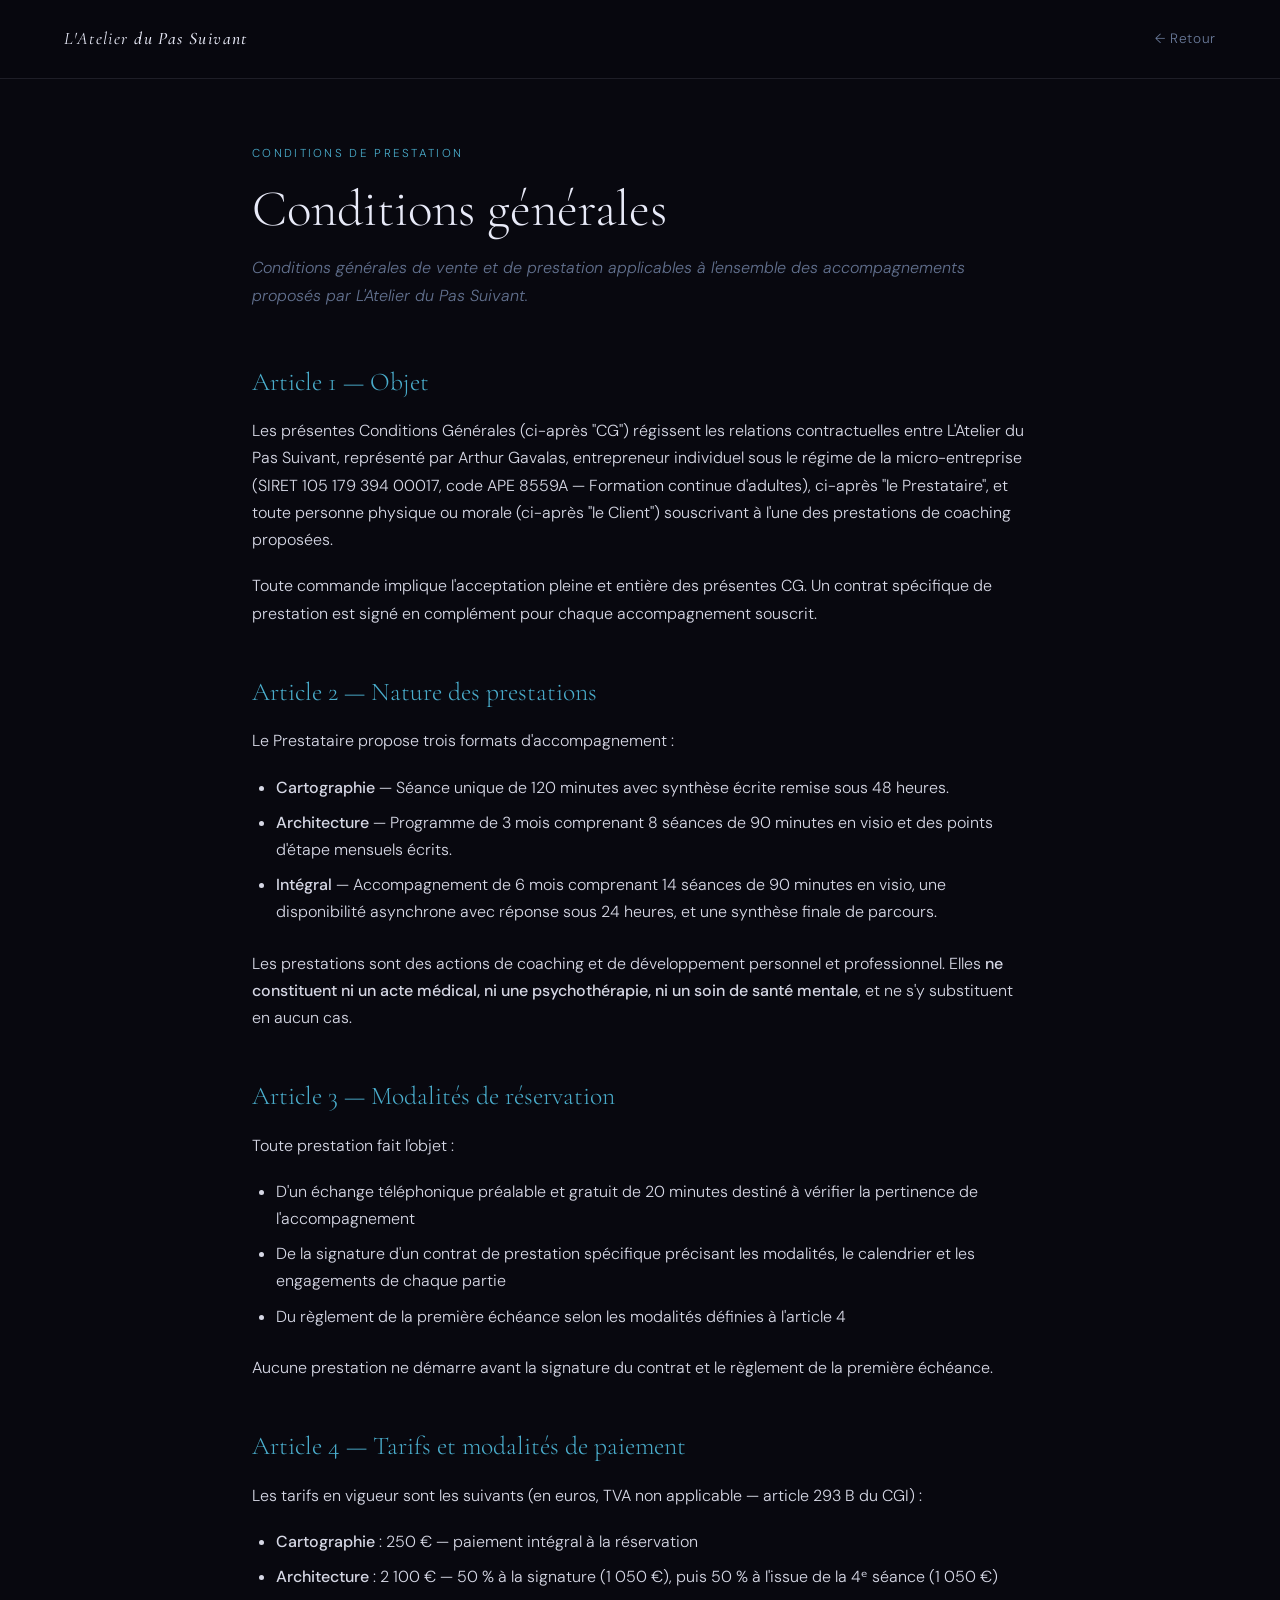
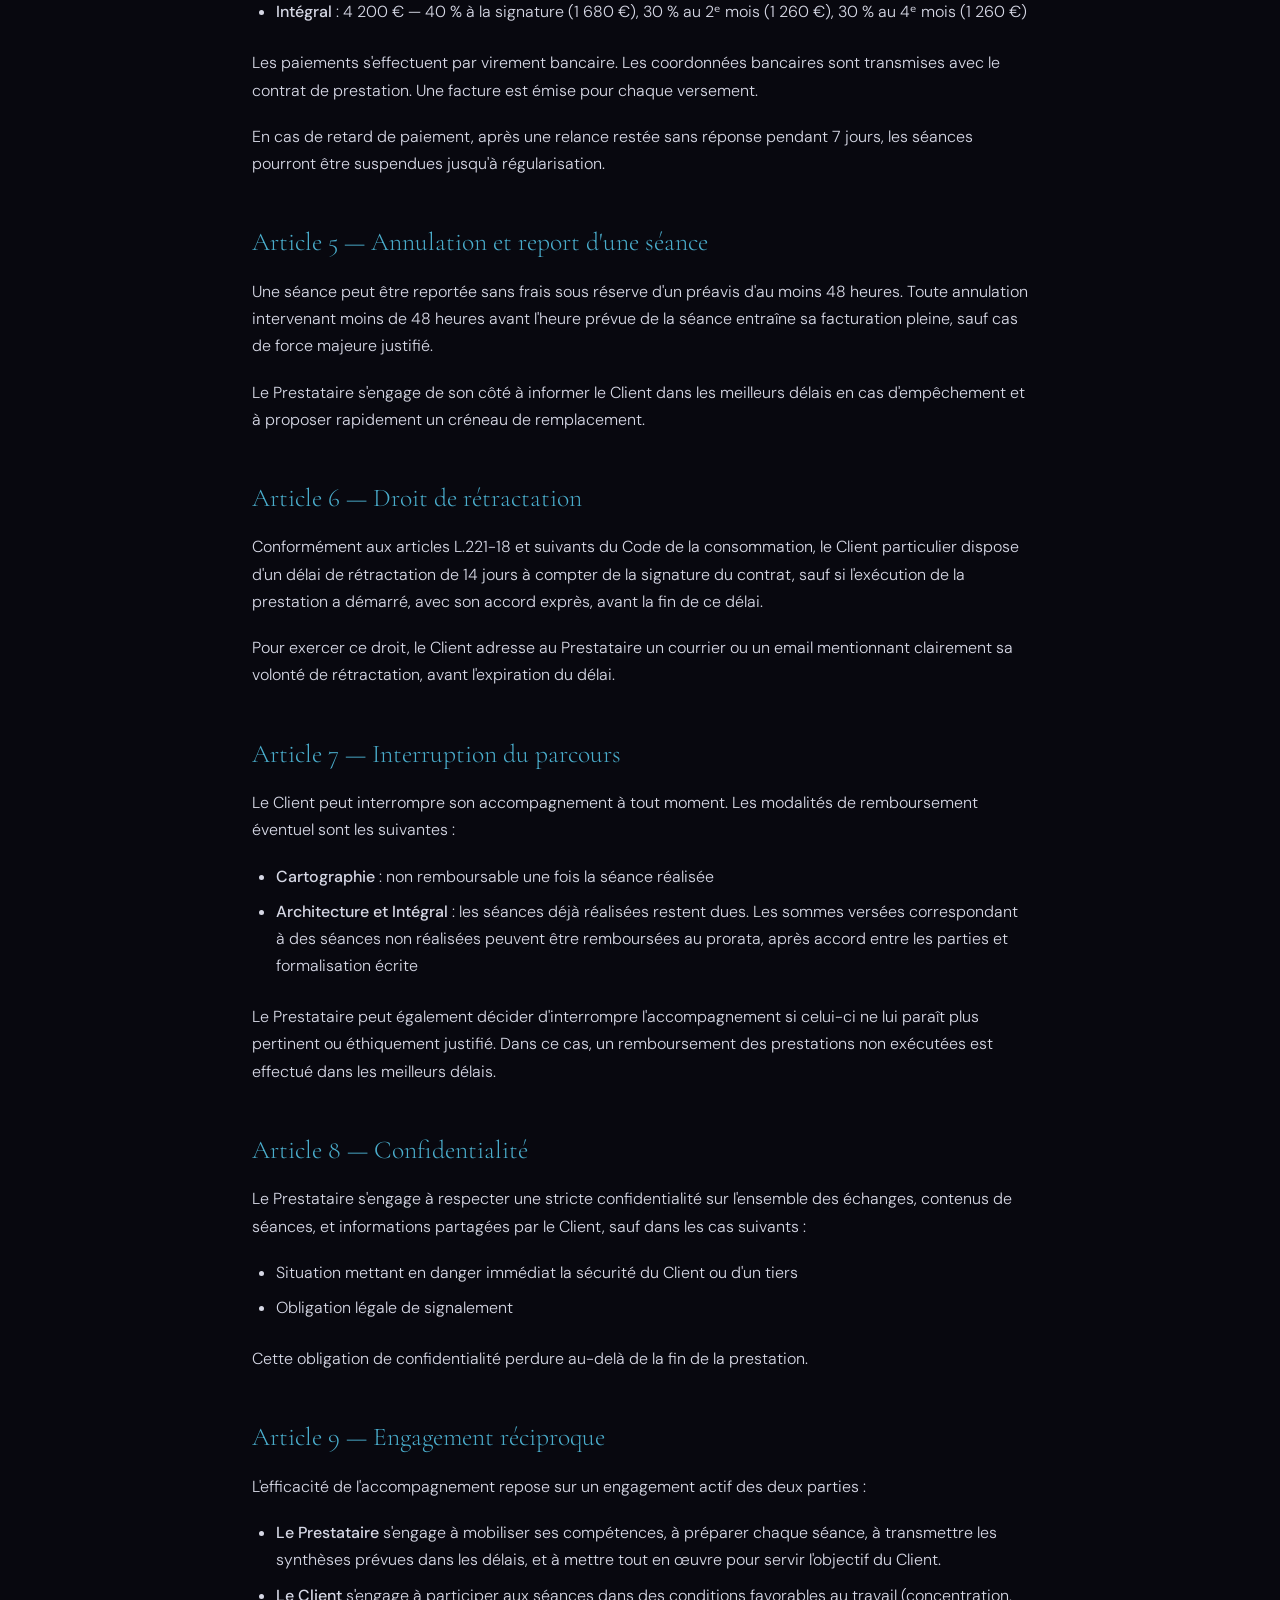
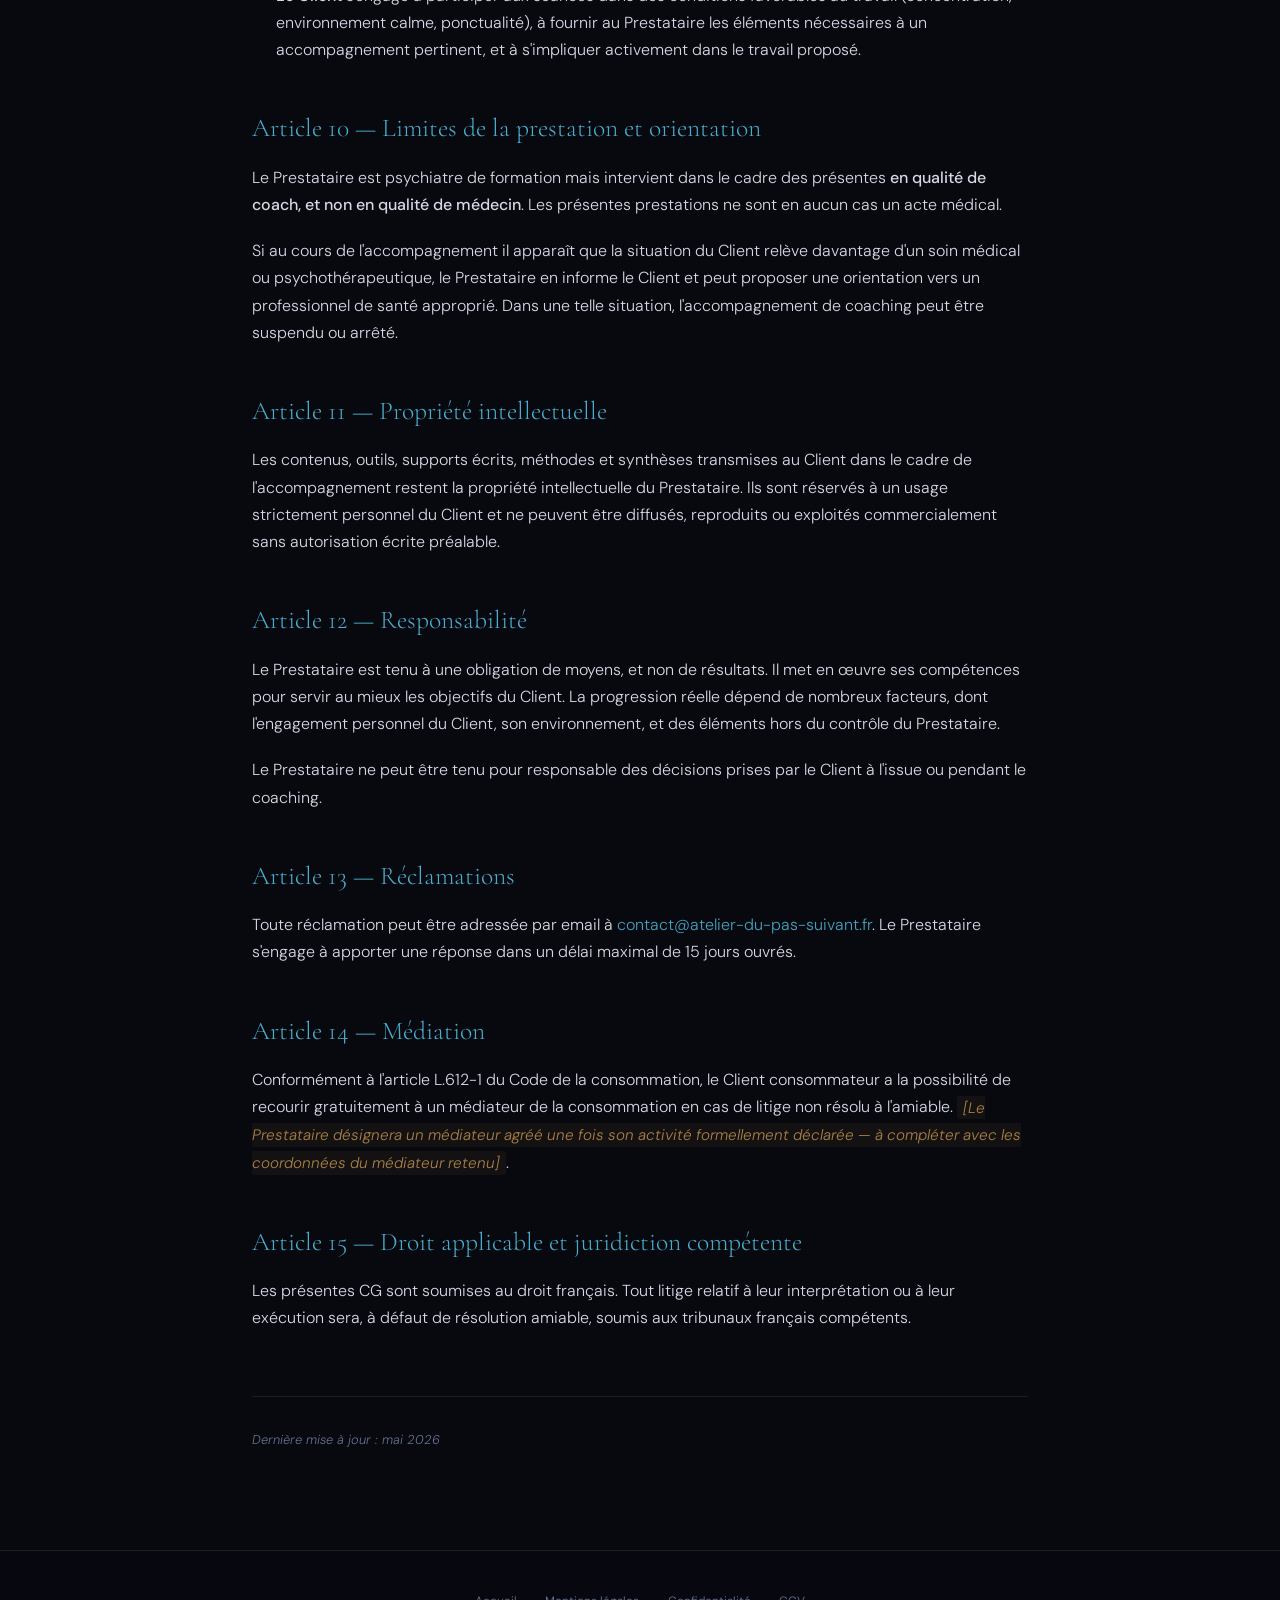
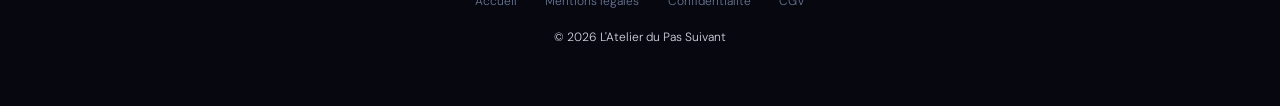
<file: cgv.html>
<!DOCTYPE html>
<html lang="fr">
<head>
<meta charset="UTF-8">
<meta name="viewport" content="width=device-width,initial-scale=1.0">
<title>Conditions générales — L'Atelier du Pas Suivant</title>
<meta name="description" content="Conditions générales de vente des prestations de coaching — L'Atelier du Pas Suivant.">
<meta name="robots" content="noindex,follow">
<link rel="preconnect" href="https://fonts.googleapis.com">
<link rel="preconnect" href="https://fonts.gstatic.com" crossorigin>
<link href="https://fonts.googleapis.com/css2?family=Cormorant+Garamond:ital,wght@0,300;0,400;0,500;1,300;1,400&family=DM+Sans:wght@300;400;500&display=swap" rel="stylesheet">
<link rel="stylesheet" href="legal.css">
</head>
<body>

<nav>
  <a href="index.html" class="nav-logo"><em>L'Atelier</em> <strong>du Pas Suivant</strong></a>
  <a href="index.html" class="nav-back">← Retour</a>
</nav>

<main>
  <span class="page-tag">Conditions de prestation</span>
  <h1 class="page-title">Conditions générales</h1>
  <p class="page-sub">Conditions générales de vente et de prestation applicables à l'ensemble des accompagnements proposés par L'Atelier du Pas Suivant.</p>

  <h2>Article 1 — Objet</h2>
  <p>Les présentes Conditions Générales (ci-après "CG") régissent les relations contractuelles entre L'Atelier du Pas Suivant, représenté par Arthur Gavalas, entrepreneur individuel sous le régime de la micro-entreprise (SIRET 105 179 394 00017, code APE 8559A — Formation continue d'adultes), ci-après "le Prestataire", et toute personne physique ou morale (ci-après "le Client") souscrivant à l'une des prestations de coaching proposées.</p>
  <p>Toute commande implique l'acceptation pleine et entière des présentes CG. Un contrat spécifique de prestation est signé en complément pour chaque accompagnement souscrit.</p>

  <h2>Article 2 — Nature des prestations</h2>
  <p>Le Prestataire propose trois formats d'accompagnement :</p>
  <ul>
    <li><strong>Cartographie</strong> — Séance unique de 120 minutes avec synthèse écrite remise sous 48 heures.</li>
    <li><strong>Architecture</strong> — Programme de 3 mois comprenant 8 séances de 90 minutes en visio et des points d'étape mensuels écrits.</li>
    <li><strong>Intégral</strong> — Accompagnement de 6 mois comprenant 14 séances de 90 minutes en visio, une disponibilité asynchrone avec réponse sous 24 heures, et une synthèse finale de parcours.</li>
  </ul>
  <p>Les prestations sont des actions de coaching et de développement personnel et professionnel. Elles <strong>ne constituent ni un acte médical, ni une psychothérapie, ni un soin de santé mentale</strong>, et ne s'y substituent en aucun cas.</p>

  <h2>Article 3 — Modalités de réservation</h2>
  <p>Toute prestation fait l'objet :</p>
  <ul>
    <li>D'un échange téléphonique préalable et gratuit de 20 minutes destiné à vérifier la pertinence de l'accompagnement</li>
    <li>De la signature d'un contrat de prestation spécifique précisant les modalités, le calendrier et les engagements de chaque partie</li>
    <li>Du règlement de la première échéance selon les modalités définies à l'article 4</li>
  </ul>
  <p>Aucune prestation ne démarre avant la signature du contrat et le règlement de la première échéance.</p>

  <h2>Article 4 — Tarifs et modalités de paiement</h2>
  <p>Les tarifs en vigueur sont les suivants (en euros, TVA non applicable — article 293 B du CGI) :</p>
  <ul>
    <li><strong>Cartographie</strong> : 250 € — paiement intégral à la réservation</li>
    <li><strong>Architecture</strong> : 2 100 € — 50 % à la signature (1 050 €), puis 50 % à l'issue de la 4ᵉ séance (1 050 €)</li>
    <li><strong>Intégral</strong> : 4 200 € — 40 % à la signature (1 680 €), 30 % au 2ᵉ mois (1 260 €), 30 % au 4ᵉ mois (1 260 €)</li>
  </ul>
  <p>Les paiements s'effectuent par virement bancaire. Les coordonnées bancaires sont transmises avec le contrat de prestation. Une facture est émise pour chaque versement.</p>
  <p>En cas de retard de paiement, après une relance restée sans réponse pendant 7 jours, les séances pourront être suspendues jusqu'à régularisation.</p>

  <h2>Article 5 — Annulation et report d'une séance</h2>
  <p>Une séance peut être reportée sans frais sous réserve d'un préavis d'au moins 48 heures. Toute annulation intervenant moins de 48 heures avant l'heure prévue de la séance entraîne sa facturation pleine, sauf cas de force majeure justifié.</p>
  <p>Le Prestataire s'engage de son côté à informer le Client dans les meilleurs délais en cas d'empêchement et à proposer rapidement un créneau de remplacement.</p>

  <h2>Article 6 — Droit de rétractation</h2>
  <p>Conformément aux articles L.221-18 et suivants du Code de la consommation, le Client particulier dispose d'un délai de rétractation de 14 jours à compter de la signature du contrat, sauf si l'exécution de la prestation a démarré, avec son accord exprès, avant la fin de ce délai.</p>
  <p>Pour exercer ce droit, le Client adresse au Prestataire un courrier ou un email mentionnant clairement sa volonté de rétractation, avant l'expiration du délai.</p>

  <h2>Article 7 — Interruption du parcours</h2>
  <p>Le Client peut interrompre son accompagnement à tout moment. Les modalités de remboursement éventuel sont les suivantes :</p>
  <ul>
    <li><strong>Cartographie</strong> : non remboursable une fois la séance réalisée</li>
    <li><strong>Architecture et Intégral</strong> : les séances déjà réalisées restent dues. Les sommes versées correspondant à des séances non réalisées peuvent être remboursées au prorata, après accord entre les parties et formalisation écrite</li>
  </ul>
  <p>Le Prestataire peut également décider d'interrompre l'accompagnement si celui-ci ne lui paraît plus pertinent ou éthiquement justifié. Dans ce cas, un remboursement des prestations non exécutées est effectué dans les meilleurs délais.</p>

  <h2>Article 8 — Confidentialité</h2>
  <p>Le Prestataire s'engage à respecter une stricte confidentialité sur l'ensemble des échanges, contenus de séances, et informations partagées par le Client, sauf dans les cas suivants :</p>
  <ul>
    <li>Situation mettant en danger immédiat la sécurité du Client ou d'un tiers</li>
    <li>Obligation légale de signalement</li>
  </ul>
  <p>Cette obligation de confidentialité perdure au-delà de la fin de la prestation.</p>

  <h2>Article 9 — Engagement réciproque</h2>
  <p>L'efficacité de l'accompagnement repose sur un engagement actif des deux parties :</p>
  <ul>
    <li><strong>Le Prestataire</strong> s'engage à mobiliser ses compétences, à préparer chaque séance, à transmettre les synthèses prévues dans les délais, et à mettre tout en œuvre pour servir l'objectif du Client.</li>
    <li><strong>Le Client</strong> s'engage à participer aux séances dans des conditions favorables au travail (concentration, environnement calme, ponctualité), à fournir au Prestataire les éléments nécessaires à un accompagnement pertinent, et à s'impliquer activement dans le travail proposé.</li>
  </ul>

  <h2>Article 10 — Limites de la prestation et orientation</h2>
  <p>Le Prestataire est psychiatre de formation mais intervient dans le cadre des présentes <strong>en qualité de coach, et non en qualité de médecin</strong>. Les présentes prestations ne sont en aucun cas un acte médical.</p>
  <p>Si au cours de l'accompagnement il apparaît que la situation du Client relève davantage d'un soin médical ou psychothérapeutique, le Prestataire en informe le Client et peut proposer une orientation vers un professionnel de santé approprié. Dans une telle situation, l'accompagnement de coaching peut être suspendu ou arrêté.</p>

  <h2>Article 11 — Propriété intellectuelle</h2>
  <p>Les contenus, outils, supports écrits, méthodes et synthèses transmises au Client dans le cadre de l'accompagnement restent la propriété intellectuelle du Prestataire. Ils sont réservés à un usage strictement personnel du Client et ne peuvent être diffusés, reproduits ou exploités commercialement sans autorisation écrite préalable.</p>

  <h2>Article 12 — Responsabilité</h2>
  <p>Le Prestataire est tenu à une obligation de moyens, et non de résultats. Il met en œuvre ses compétences pour servir au mieux les objectifs du Client. La progression réelle dépend de nombreux facteurs, dont l'engagement personnel du Client, son environnement, et des éléments hors du contrôle du Prestataire.</p>
  <p>Le Prestataire ne peut être tenu pour responsable des décisions prises par le Client à l'issue ou pendant le coaching.</p>

  <h2>Article 13 — Réclamations</h2>
  <p>Toute réclamation peut être adressée par email à <a href="mailto:contact@atelier-du-pas-suivant.fr">contact@atelier-du-pas-suivant.fr</a>. Le Prestataire s'engage à apporter une réponse dans un délai maximal de 15 jours ouvrés.</p>

  <h2>Article 14 — Médiation</h2>
  <p>Conformément à l'article L.612-1 du Code de la consommation, le Client consommateur a la possibilité de recourir gratuitement à un médiateur de la consommation en cas de litige non résolu à l'amiable. <span class="placeholder">[Le Prestataire désignera un médiateur agréé une fois son activité formellement déclarée — à compléter avec les coordonnées du médiateur retenu]</span>.</p>

  <h2>Article 15 — Droit applicable et juridiction compétente</h2>
  <p>Les présentes CG sont soumises au droit français. Tout litige relatif à leur interprétation ou à leur exécution sera, à défaut de résolution amiable, soumis aux tribunaux français compétents.</p>

  <p class="last-updated">Dernière mise à jour : mai 2026</p>
</main>

<footer>
  <a href="index.html">Accueil</a>
  <a href="mentions-legales.html">Mentions légales</a>
  <a href="confidentialite.html">Confidentialité</a>
  <a href="cgv.html">CGV</a>
  <p style="margin-top:1rem">© 2026 L'Atelier du Pas Suivant</p>
</footer>

</body>
</html>
</file>
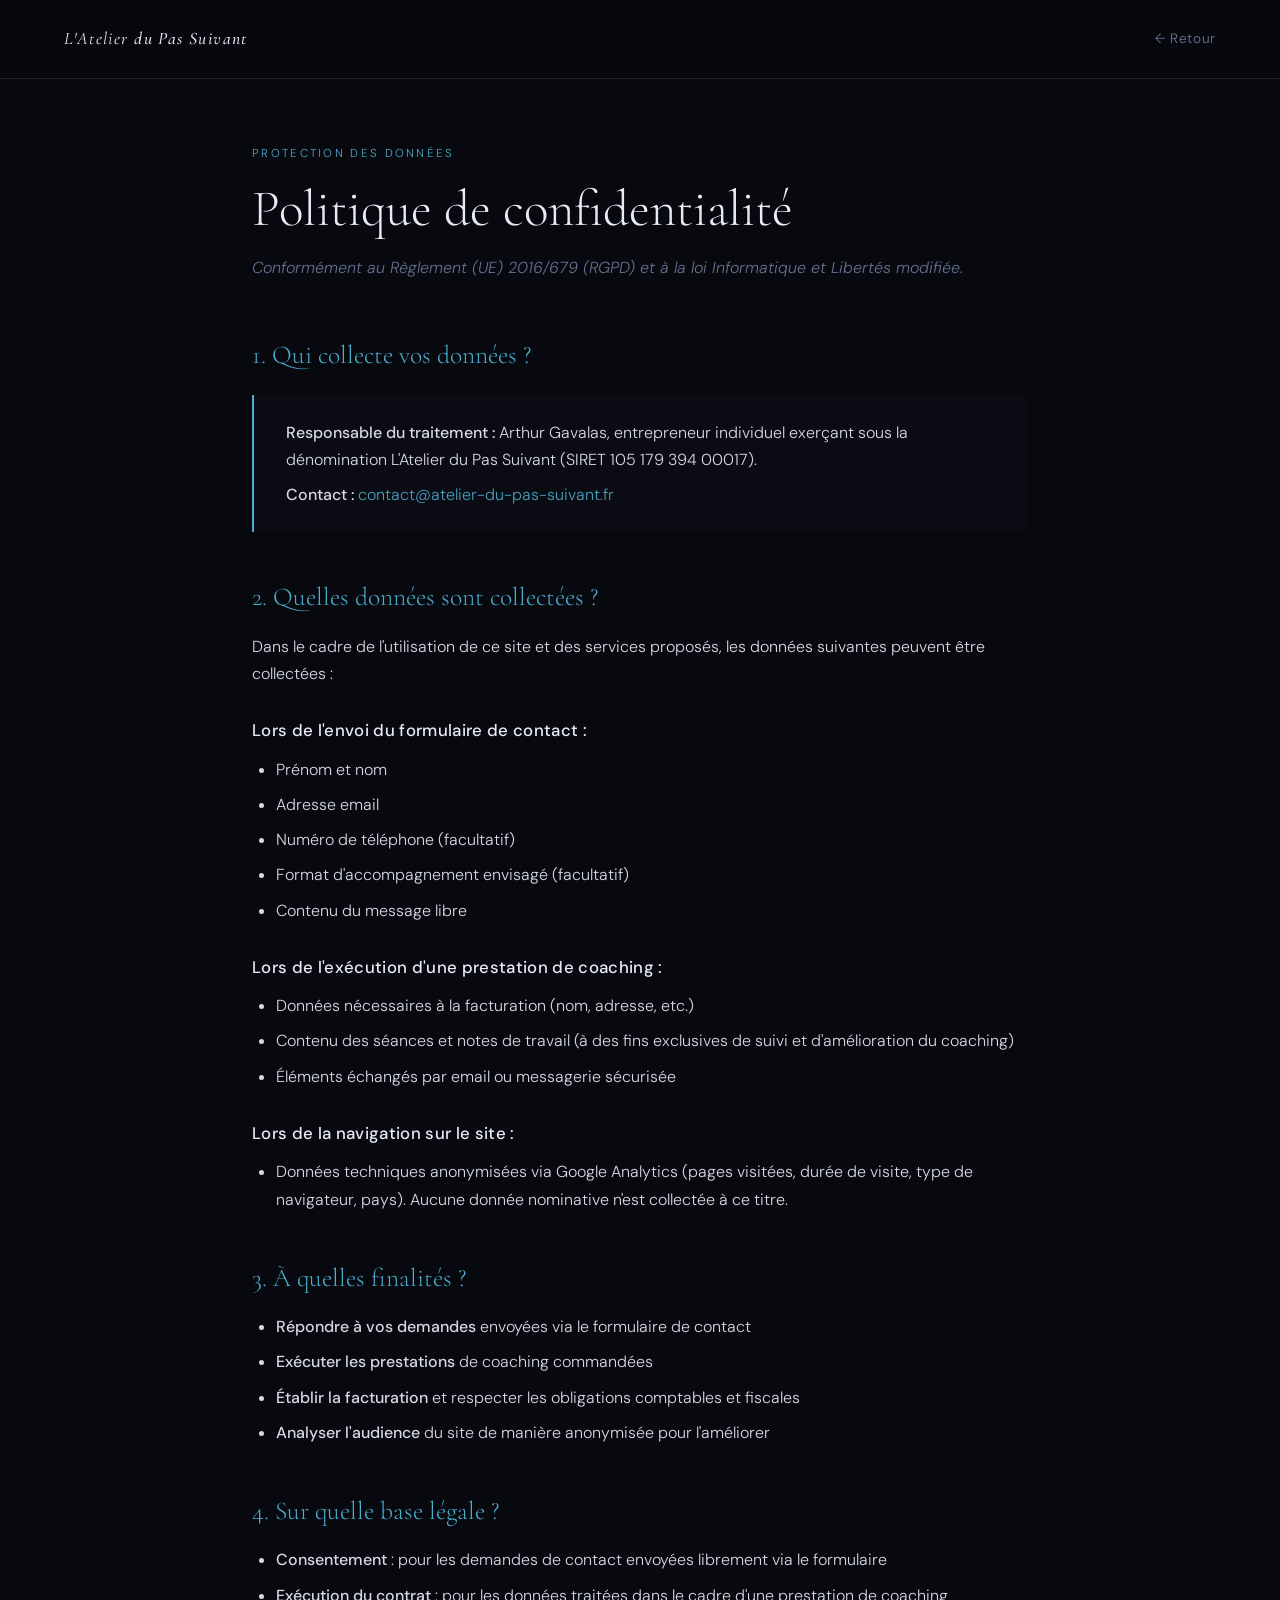
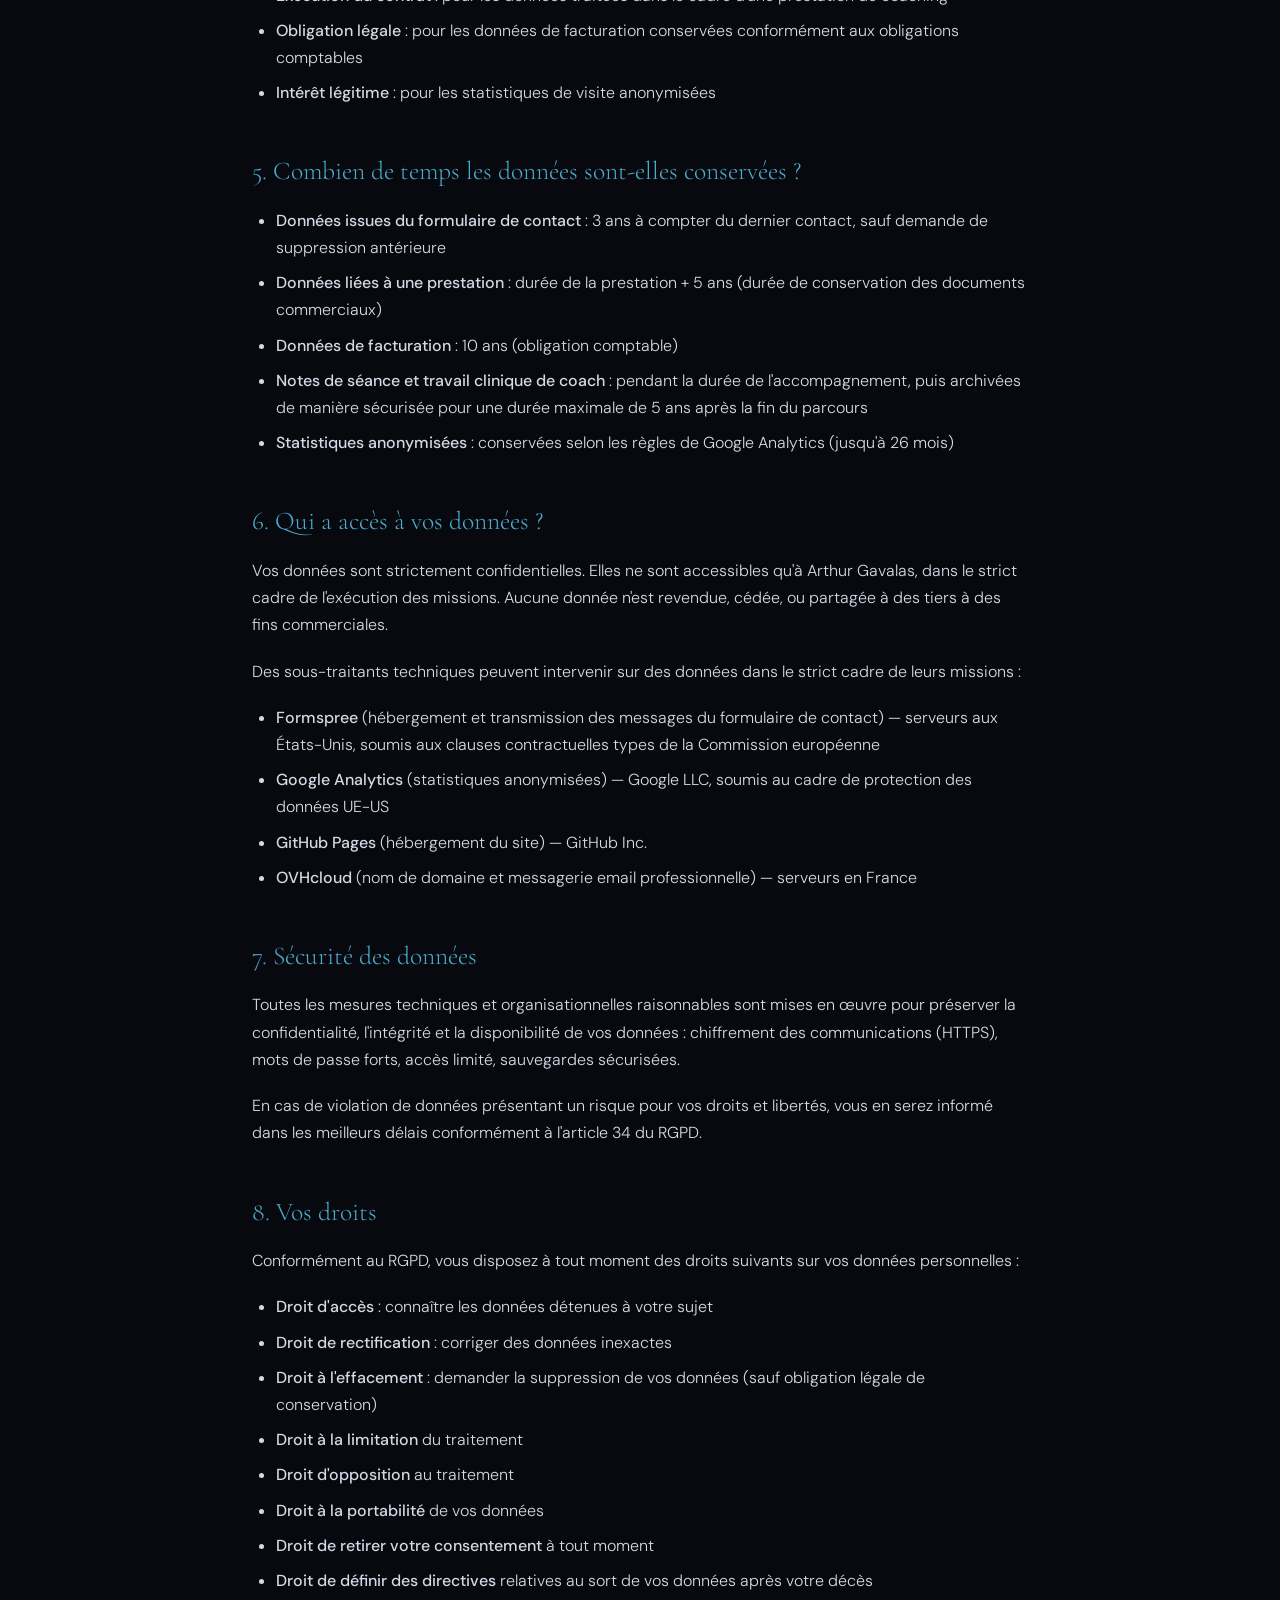
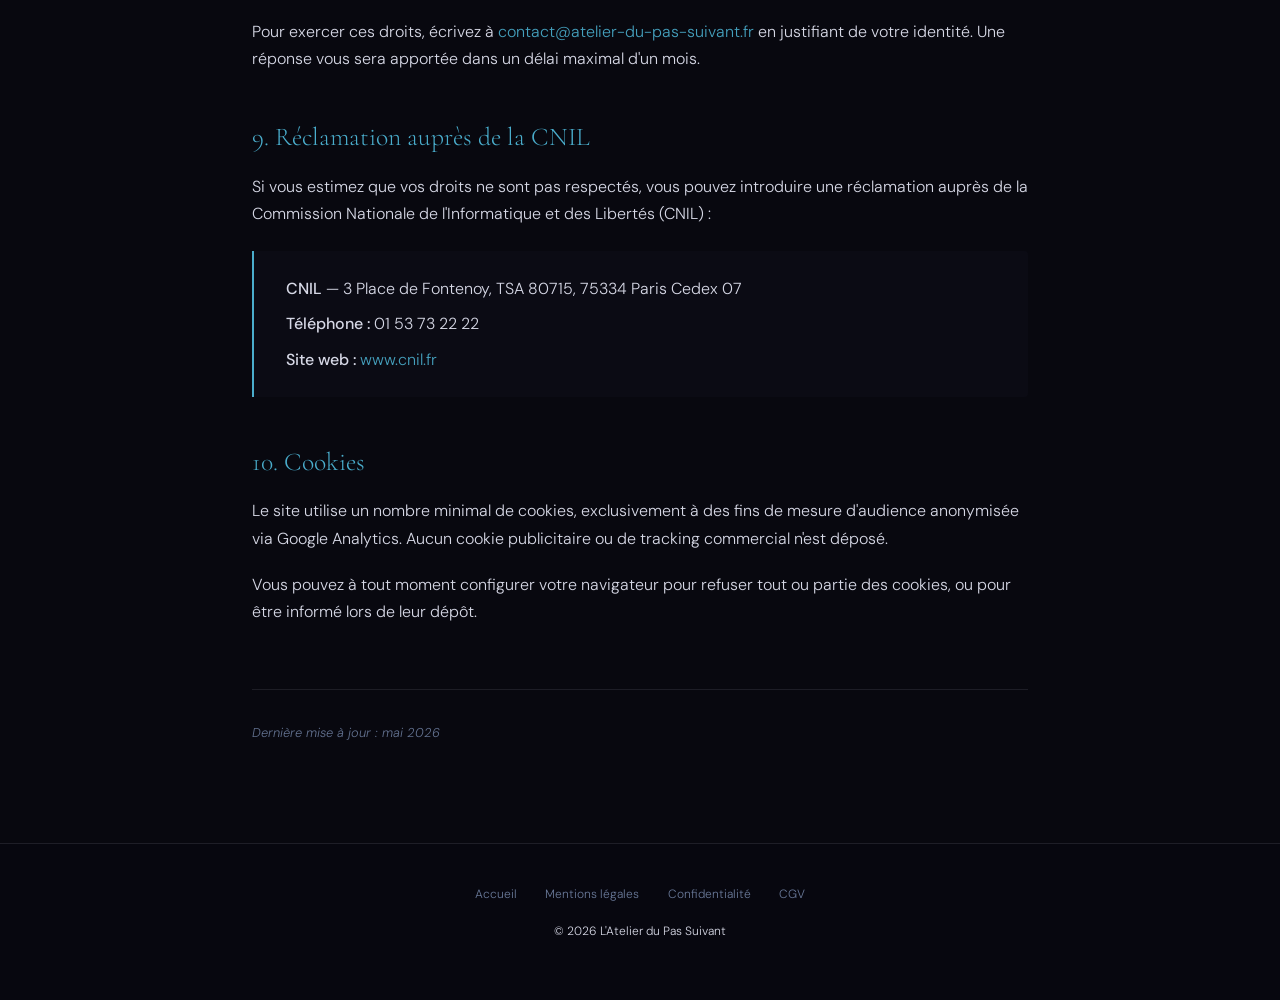
<file: confidentialite.html>
<!DOCTYPE html>
<html lang="fr">
<head>
<meta charset="UTF-8">
<meta name="viewport" content="width=device-width,initial-scale=1.0">
<title>Politique de confidentialité — L'Atelier du Pas Suivant</title>
<meta name="description" content="Politique de confidentialité et protection des données — L'Atelier du Pas Suivant.">
<meta name="robots" content="noindex,follow">
<link rel="preconnect" href="https://fonts.googleapis.com">
<link rel="preconnect" href="https://fonts.gstatic.com" crossorigin>
<link href="https://fonts.googleapis.com/css2?family=Cormorant+Garamond:ital,wght@0,300;0,400;0,500;1,300;1,400&family=DM+Sans:wght@300;400;500&display=swap" rel="stylesheet">
<link rel="stylesheet" href="legal.css">
</head>
<body>

<nav>
  <a href="index.html" class="nav-logo"><em>L'Atelier</em> <strong>du Pas Suivant</strong></a>
  <a href="index.html" class="nav-back">← Retour</a>
</nav>

<main>
  <span class="page-tag">Protection des données</span>
  <h1 class="page-title">Politique de confidentialité</h1>
  <p class="page-sub">Conformément au Règlement (UE) 2016/679 (RGPD) et à la loi Informatique et Libertés modifiée.</p>

  <h2>1. Qui collecte vos données ?</h2>
  <div class="legal-info-block">
    <p><strong>Responsable du traitement :</strong> Arthur Gavalas, entrepreneur individuel exerçant sous la dénomination L'Atelier du Pas Suivant (SIRET 105 179 394 00017).</p>
    <p><strong>Contact :</strong> <a href="mailto:contact@atelier-du-pas-suivant.fr">contact@atelier-du-pas-suivant.fr</a></p>
  </div>

  <h2>2. Quelles données sont collectées ?</h2>
  <p>Dans le cadre de l'utilisation de ce site et des services proposés, les données suivantes peuvent être collectées :</p>
  
  <h3>Lors de l'envoi du formulaire de contact :</h3>
  <ul>
    <li>Prénom et nom</li>
    <li>Adresse email</li>
    <li>Numéro de téléphone (facultatif)</li>
    <li>Format d'accompagnement envisagé (facultatif)</li>
    <li>Contenu du message libre</li>
  </ul>

  <h3>Lors de l'exécution d'une prestation de coaching :</h3>
  <ul>
    <li>Données nécessaires à la facturation (nom, adresse, etc.)</li>
    <li>Contenu des séances et notes de travail (à des fins exclusives de suivi et d'amélioration du coaching)</li>
    <li>Éléments échangés par email ou messagerie sécurisée</li>
  </ul>

  <h3>Lors de la navigation sur le site :</h3>
  <ul>
    <li>Données techniques anonymisées via Google Analytics (pages visitées, durée de visite, type de navigateur, pays). Aucune donnée nominative n'est collectée à ce titre.</li>
  </ul>

  <h2>3. À quelles finalités ?</h2>
  <ul>
    <li><strong>Répondre à vos demandes</strong> envoyées via le formulaire de contact</li>
    <li><strong>Exécuter les prestations</strong> de coaching commandées</li>
    <li><strong>Établir la facturation</strong> et respecter les obligations comptables et fiscales</li>
    <li><strong>Analyser l'audience</strong> du site de manière anonymisée pour l'améliorer</li>
  </ul>

  <h2>4. Sur quelle base légale ?</h2>
  <ul>
    <li><strong>Consentement</strong> : pour les demandes de contact envoyées librement via le formulaire</li>
    <li><strong>Exécution du contrat</strong> : pour les données traitées dans le cadre d'une prestation de coaching</li>
    <li><strong>Obligation légale</strong> : pour les données de facturation conservées conformément aux obligations comptables</li>
    <li><strong>Intérêt légitime</strong> : pour les statistiques de visite anonymisées</li>
  </ul>

  <h2>5. Combien de temps les données sont-elles conservées ?</h2>
  <ul>
    <li><strong>Données issues du formulaire de contact</strong> : 3 ans à compter du dernier contact, sauf demande de suppression antérieure</li>
    <li><strong>Données liées à une prestation</strong> : durée de la prestation + 5 ans (durée de conservation des documents commerciaux)</li>
    <li><strong>Données de facturation</strong> : 10 ans (obligation comptable)</li>
    <li><strong>Notes de séance et travail clinique de coach</strong> : pendant la durée de l'accompagnement, puis archivées de manière sécurisée pour une durée maximale de 5 ans après la fin du parcours</li>
    <li><strong>Statistiques anonymisées</strong> : conservées selon les règles de Google Analytics (jusqu'à 26 mois)</li>
  </ul>

  <h2>6. Qui a accès à vos données ?</h2>
  <p>Vos données sont strictement confidentielles. Elles ne sont accessibles qu'à Arthur Gavalas, dans le strict cadre de l'exécution des missions. Aucune donnée n'est revendue, cédée, ou partagée à des tiers à des fins commerciales.</p>
  <p>Des sous-traitants techniques peuvent intervenir sur des données dans le strict cadre de leurs missions :</p>
  <ul>
    <li><strong>Formspree</strong> (hébergement et transmission des messages du formulaire de contact) — serveurs aux États-Unis, soumis aux clauses contractuelles types de la Commission européenne</li>
    <li><strong>Google Analytics</strong> (statistiques anonymisées) — Google LLC, soumis au cadre de protection des données UE-US</li>
    <li><strong>GitHub Pages</strong> (hébergement du site) — GitHub Inc.</li>
    <li><strong>OVHcloud</strong> (nom de domaine et messagerie email professionnelle) — serveurs en France</li>
  </ul>

  <h2>7. Sécurité des données</h2>
  <p>Toutes les mesures techniques et organisationnelles raisonnables sont mises en œuvre pour préserver la confidentialité, l'intégrité et la disponibilité de vos données : chiffrement des communications (HTTPS), mots de passe forts, accès limité, sauvegardes sécurisées.</p>
  <p>En cas de violation de données présentant un risque pour vos droits et libertés, vous en serez informé dans les meilleurs délais conformément à l'article 34 du RGPD.</p>

  <h2>8. Vos droits</h2>
  <p>Conformément au RGPD, vous disposez à tout moment des droits suivants sur vos données personnelles :</p>
  <ul>
    <li><strong>Droit d'accès</strong> : connaître les données détenues à votre sujet</li>
    <li><strong>Droit de rectification</strong> : corriger des données inexactes</li>
    <li><strong>Droit à l'effacement</strong> : demander la suppression de vos données (sauf obligation légale de conservation)</li>
    <li><strong>Droit à la limitation</strong> du traitement</li>
    <li><strong>Droit d'opposition</strong> au traitement</li>
    <li><strong>Droit à la portabilité</strong> de vos données</li>
    <li><strong>Droit de retirer votre consentement</strong> à tout moment</li>
    <li><strong>Droit de définir des directives</strong> relatives au sort de vos données après votre décès</li>
  </ul>
  <p>Pour exercer ces droits, écrivez à <a href="mailto:contact@atelier-du-pas-suivant.fr">contact@atelier-du-pas-suivant.fr</a> en justifiant de votre identité. Une réponse vous sera apportée dans un délai maximal d'un mois.</p>

  <h2>9. Réclamation auprès de la CNIL</h2>
  <p>Si vous estimez que vos droits ne sont pas respectés, vous pouvez introduire une réclamation auprès de la Commission Nationale de l'Informatique et des Libertés (CNIL) :</p>
  <div class="legal-info-block">
    <p><strong>CNIL</strong> — 3 Place de Fontenoy, TSA 80715, 75334 Paris Cedex 07</p>
    <p><strong>Téléphone :</strong> 01 53 73 22 22</p>
    <p><strong>Site web :</strong> <a href="https://www.cnil.fr" target="_blank" rel="noopener">www.cnil.fr</a></p>
  </div>

  <h2>10. Cookies</h2>
  <p>Le site utilise un nombre minimal de cookies, exclusivement à des fins de mesure d'audience anonymisée via Google Analytics. Aucun cookie publicitaire ou de tracking commercial n'est déposé.</p>
  <p>Vous pouvez à tout moment configurer votre navigateur pour refuser tout ou partie des cookies, ou pour être informé lors de leur dépôt.</p>

  <p class="last-updated">Dernière mise à jour : mai 2026</p>
</main>

<footer>
  <a href="index.html">Accueil</a>
  <a href="mentions-legales.html">Mentions légales</a>
  <a href="confidentialite.html">Confidentialité</a>
  <a href="cgv.html">CGV</a>
  <p style="margin-top:1rem">© 2026 L'Atelier du Pas Suivant</p>
</footer>

</body>
</html>
</file>
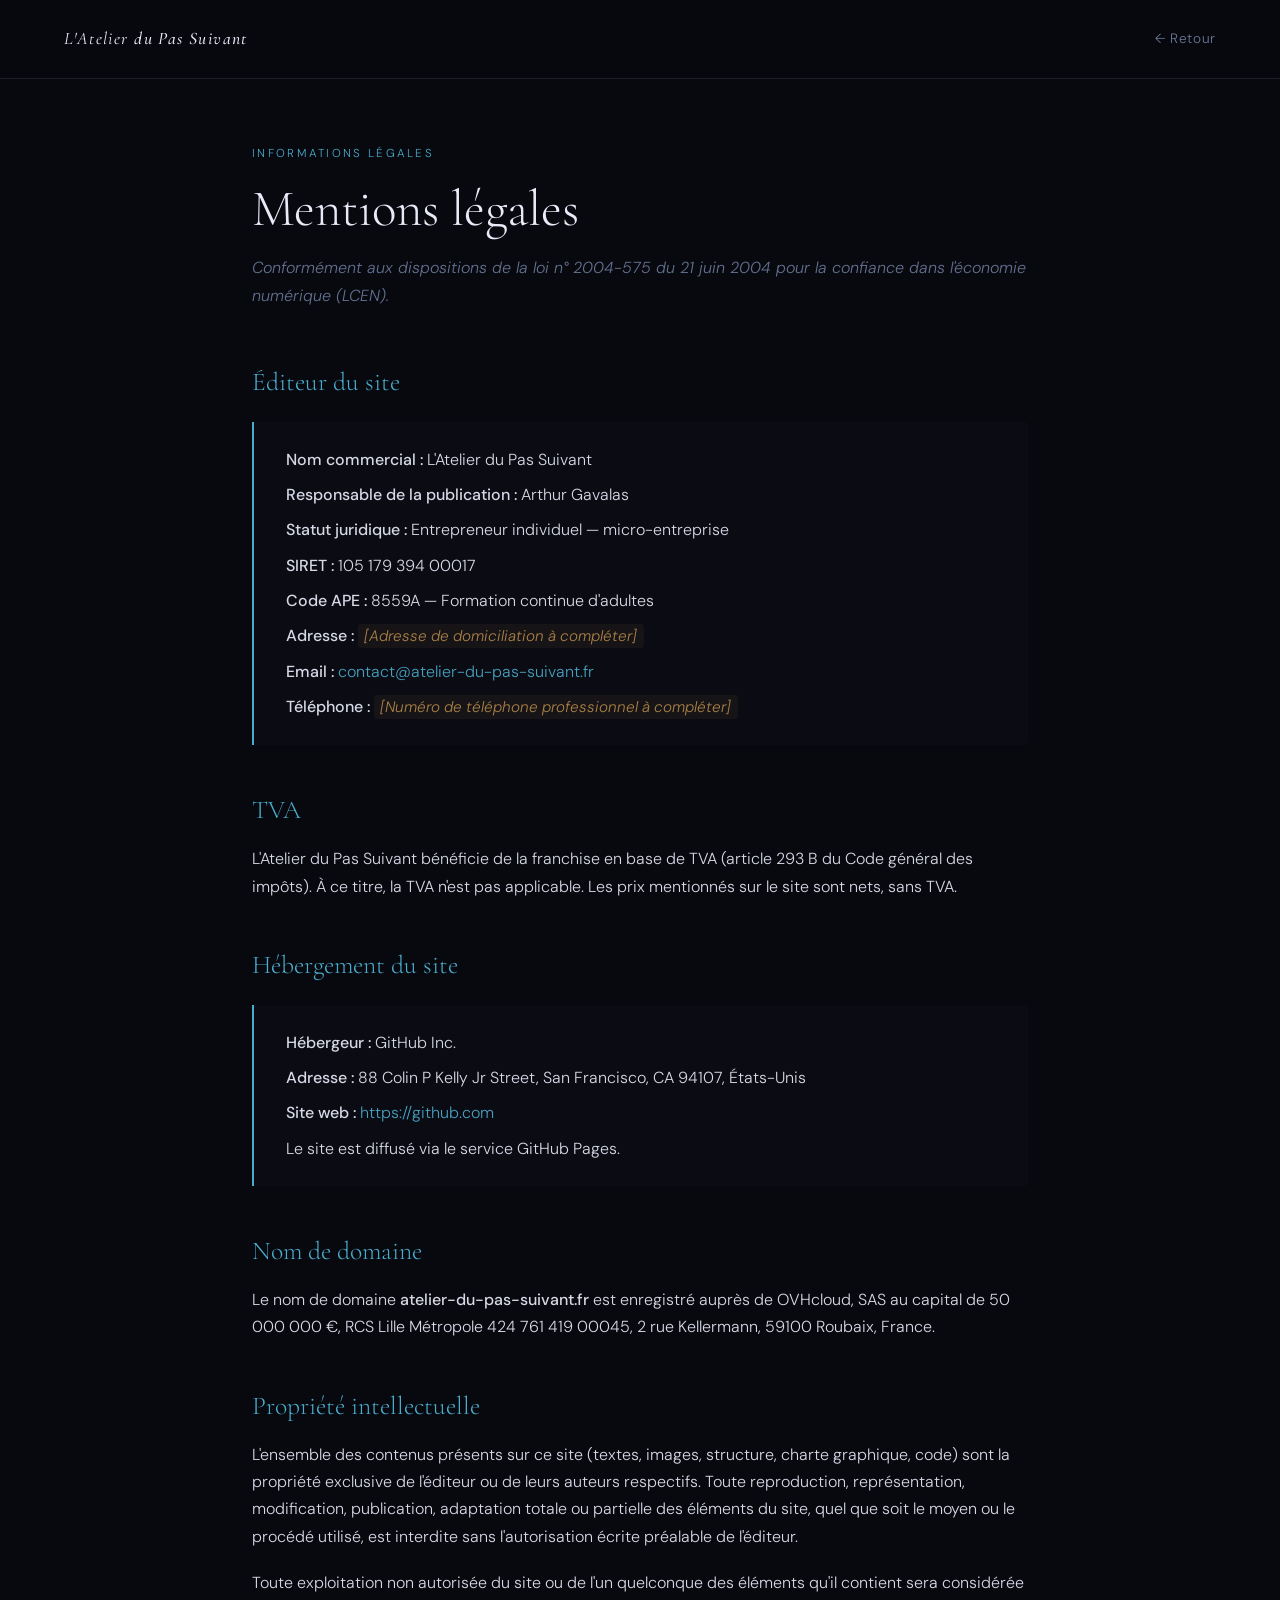
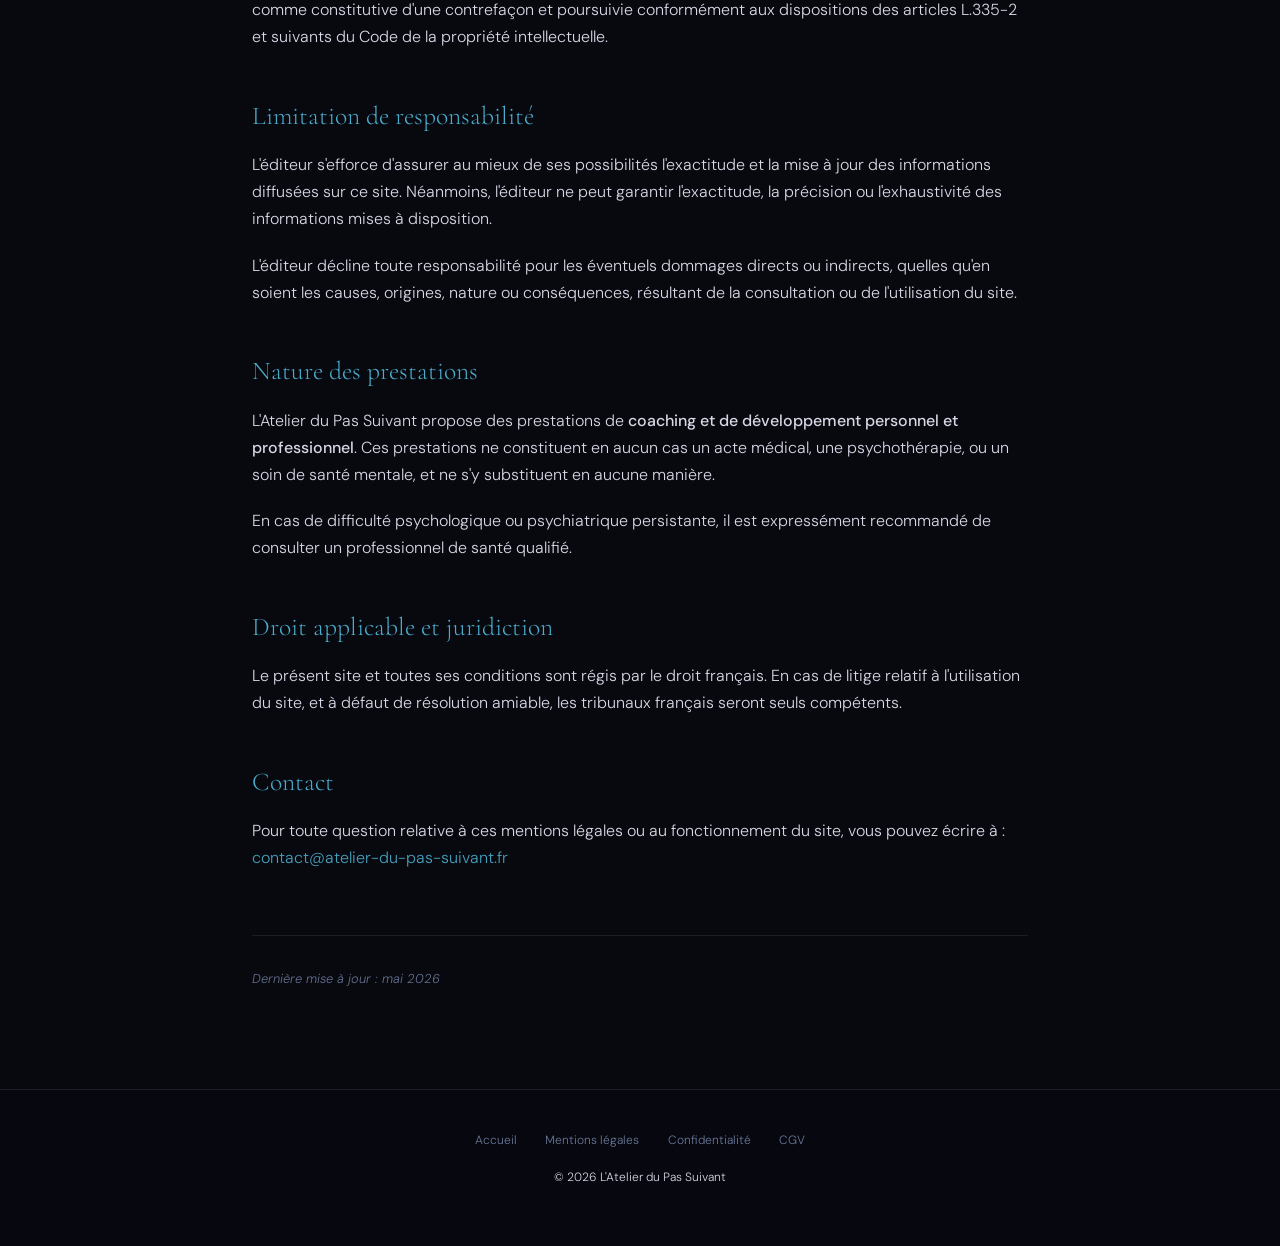
<file: mentions-legales.html>
<!DOCTYPE html>
<html lang="fr">
<head>
<meta charset="UTF-8">
<meta name="viewport" content="width=device-width,initial-scale=1.0">
<title>Mentions légales — L'Atelier du Pas Suivant</title>
<meta name="description" content="Mentions légales de L'Atelier du Pas Suivant — Coaching et développement.">
<meta name="robots" content="noindex,follow">
<link rel="preconnect" href="https://fonts.googleapis.com">
<link rel="preconnect" href="https://fonts.gstatic.com" crossorigin>
<link href="https://fonts.googleapis.com/css2?family=Cormorant+Garamond:ital,wght@0,300;0,400;0,500;1,300;1,400&family=DM+Sans:wght@300;400;500&display=swap" rel="stylesheet">
<link rel="stylesheet" href="legal.css">
</head>
<body>

<nav>
  <a href="index.html" class="nav-logo"><em>L'Atelier</em> <strong>du Pas Suivant</strong></a>
  <a href="index.html" class="nav-back">← Retour</a>
</nav>

<main>
  <span class="page-tag">Informations légales</span>
  <h1 class="page-title">Mentions légales</h1>
  <p class="page-sub">Conformément aux dispositions de la loi n° 2004-575 du 21 juin 2004 pour la confiance dans l'économie numérique (LCEN).</p>

  <h2>Éditeur du site</h2>
  <div class="legal-info-block">
    <p><strong>Nom commercial :</strong> L'Atelier du Pas Suivant</p>
    <p><strong>Responsable de la publication :</strong> Arthur Gavalas</p>
    <p><strong>Statut juridique :</strong> Entrepreneur individuel — micro-entreprise</p>
    <p><strong>SIRET :</strong> 105 179 394 00017</p>
    <p><strong>Code APE :</strong> 8559A — Formation continue d'adultes</p>
    <p><strong>Adresse :</strong> <span class="placeholder">[Adresse de domiciliation à compléter]</span></p>
    <p><strong>Email :</strong> <a href="mailto:contact@atelier-du-pas-suivant.fr">contact@atelier-du-pas-suivant.fr</a></p>
    <p><strong>Téléphone :</strong> <span class="placeholder">[Numéro de téléphone professionnel à compléter]</span></p>
  </div>

  <h2>TVA</h2>
  <p>L'Atelier du Pas Suivant bénéficie de la franchise en base de TVA (article 293 B du Code général des impôts). À ce titre, la TVA n'est pas applicable. Les prix mentionnés sur le site sont nets, sans TVA.</p>

  <h2>Hébergement du site</h2>
  <div class="legal-info-block">
    <p><strong>Hébergeur :</strong> GitHub Inc.</p>
    <p><strong>Adresse :</strong> 88 Colin P Kelly Jr Street, San Francisco, CA 94107, États-Unis</p>
    <p><strong>Site web :</strong> <a href="https://github.com" target="_blank" rel="noopener">https://github.com</a></p>
    <p>Le site est diffusé via le service GitHub Pages.</p>
  </div>

  <h2>Nom de domaine</h2>
  <p>Le nom de domaine <strong>atelier-du-pas-suivant.fr</strong> est enregistré auprès de OVHcloud, SAS au capital de 50 000 000 €, RCS Lille Métropole 424 761 419 00045, 2 rue Kellermann, 59100 Roubaix, France.</p>

  <h2>Propriété intellectuelle</h2>
  <p>L'ensemble des contenus présents sur ce site (textes, images, structure, charte graphique, code) sont la propriété exclusive de l'éditeur ou de leurs auteurs respectifs. Toute reproduction, représentation, modification, publication, adaptation totale ou partielle des éléments du site, quel que soit le moyen ou le procédé utilisé, est interdite sans l'autorisation écrite préalable de l'éditeur.</p>
  <p>Toute exploitation non autorisée du site ou de l'un quelconque des éléments qu'il contient sera considérée comme constitutive d'une contrefaçon et poursuivie conformément aux dispositions des articles L.335-2 et suivants du Code de la propriété intellectuelle.</p>

  <h2>Limitation de responsabilité</h2>
  <p>L'éditeur s'efforce d'assurer au mieux de ses possibilités l'exactitude et la mise à jour des informations diffusées sur ce site. Néanmoins, l'éditeur ne peut garantir l'exactitude, la précision ou l'exhaustivité des informations mises à disposition.</p>
  <p>L'éditeur décline toute responsabilité pour les éventuels dommages directs ou indirects, quelles qu'en soient les causes, origines, nature ou conséquences, résultant de la consultation ou de l'utilisation du site.</p>

  <h2>Nature des prestations</h2>
  <p>L'Atelier du Pas Suivant propose des prestations de <strong>coaching et de développement personnel et professionnel</strong>. Ces prestations ne constituent en aucun cas un acte médical, une psychothérapie, ou un soin de santé mentale, et ne s'y substituent en aucune manière.</p>
  <p>En cas de difficulté psychologique ou psychiatrique persistante, il est expressément recommandé de consulter un professionnel de santé qualifié.</p>

  <h2>Droit applicable et juridiction</h2>
  <p>Le présent site et toutes ses conditions sont régis par le droit français. En cas de litige relatif à l'utilisation du site, et à défaut de résolution amiable, les tribunaux français seront seuls compétents.</p>

  <h2>Contact</h2>
  <p>Pour toute question relative à ces mentions légales ou au fonctionnement du site, vous pouvez écrire à : <a href="mailto:contact@atelier-du-pas-suivant.fr">contact@atelier-du-pas-suivant.fr</a></p>

  <p class="last-updated">Dernière mise à jour : mai 2026</p>
</main>

<footer>
  <a href="index.html">Accueil</a>
  <a href="mentions-legales.html">Mentions légales</a>
  <a href="confidentialite.html">Confidentialité</a>
  <a href="cgv.html">CGV</a>
  <p style="margin-top:1rem">© 2026 L'Atelier du Pas Suivant</p>
</footer>

</body>
</html>
</file>
<file: legal.css>
/* L'Atelier du Pas Suivant — Pages légales */
:root{
  --bg:#08080F;--bg2:#0E0E1A;--bg3:#141428;
  --cream:#E8EAF8;--cream-dim:#6A7A9A;
  --gold:#4AADCC;--gold-dim:#2A6A8A;
  --border:rgba(232,234,248,0.1);--border-gold:rgba(74,173,204,0.3)
}
*{margin:0;padding:0;box-sizing:border-box}
html{scroll-behavior:smooth;background:#08080F !important}
body{background:#08080F !important;color:var(--cream);font-family:'DM Sans',sans-serif;font-weight:300;font-size:16px;line-height:1.7;-webkit-font-smoothing:antialiased;min-height:100vh}
a{color:var(--gold);text-decoration:none;transition:opacity 0.2s}
a:hover{opacity:0.7}
nav{position:fixed;top:0;left:0;right:0;z-index:100;display:flex;align-items:center;justify-content:space-between;padding:1.5rem 4rem;background:rgba(8,8,15,0.92);backdrop-filter:blur(12px);border-bottom:0.5px solid var(--border)}
.nav-logo{font-family:'Cormorant Garamond',serif;font-size:1.1rem;font-weight:400;letter-spacing:0.08em;color:var(--cream);text-decoration:none;font-style:italic}
.nav-back{font-size:0.85rem;color:var(--cream-dim);letter-spacing:0.05em;text-decoration:none;transition:color 0.2s}
.nav-back:hover{color:var(--gold)}
main{max-width:840px;margin:0 auto;padding:9rem 2rem 5rem}
.page-tag{font-size:0.72rem;letter-spacing:0.2em;text-transform:uppercase;color:var(--gold);margin-bottom:1rem;display:block}
h1.page-title{font-family:'Cormorant Garamond',serif;font-size:clamp(2.4rem,4vw,3.4rem);font-weight:300;line-height:1.15;color:var(--cream);margin-bottom:1rem}
.page-sub{font-size:1rem;color:var(--cream-dim);margin-bottom:3.5rem;font-style:italic}
h2{font-family:'Cormorant Garamond',serif;font-size:1.6rem;font-weight:300;color:var(--gold);margin:3rem 0 1.2rem;line-height:1.3}
h3{font-size:1.05rem;font-weight:500;color:var(--cream);margin:1.8rem 0 0.7rem;letter-spacing:0.02em}
p{margin-bottom:1.2rem;color:var(--cream);opacity:0.92}
ul{margin:0.5rem 0 1.5rem 1.5rem;color:var(--cream);opacity:0.92}
ul li{margin-bottom:0.5rem;line-height:1.7}
strong{font-weight:500;color:var(--cream);opacity:1}
.placeholder{color:#B68B4A;font-style:italic;background:rgba(182,139,74,0.08);padding:0.1rem 0.4rem;border-radius:3px;font-size:0.95rem}
.legal-info-block{background:rgba(14,14,26,0.5);border-left:2px solid var(--gold);padding:1.5rem 2rem;margin:1.5rem 0 2.5rem;border-radius:0 4px 4px 0}
.legal-info-block p{margin-bottom:0.5rem}
.legal-info-block p:last-child{margin-bottom:0}
.last-updated{font-size:0.8rem;color:var(--cream-dim);font-style:italic;margin-top:4rem;padding-top:2rem;border-top:0.5px solid var(--border)}
footer{padding:2.5rem 4rem;border-top:0.5px solid var(--border);background:rgba(8,8,15,0.6);text-align:center;font-size:0.75rem;color:var(--cream-dim)}
footer a{color:var(--cream-dim);margin:0 0.8rem;text-decoration:none}
footer a:hover{color:var(--gold)}
@media(max-width:768px){
  nav{padding:1rem 1.5rem}
  main{padding:7rem 1.2rem 4rem}
  h1.page-title{font-size:2rem}
  footer{padding:2rem 1.5rem}
  footer a{display:inline-block;margin:0.3rem 0.5rem}
}
</file>
